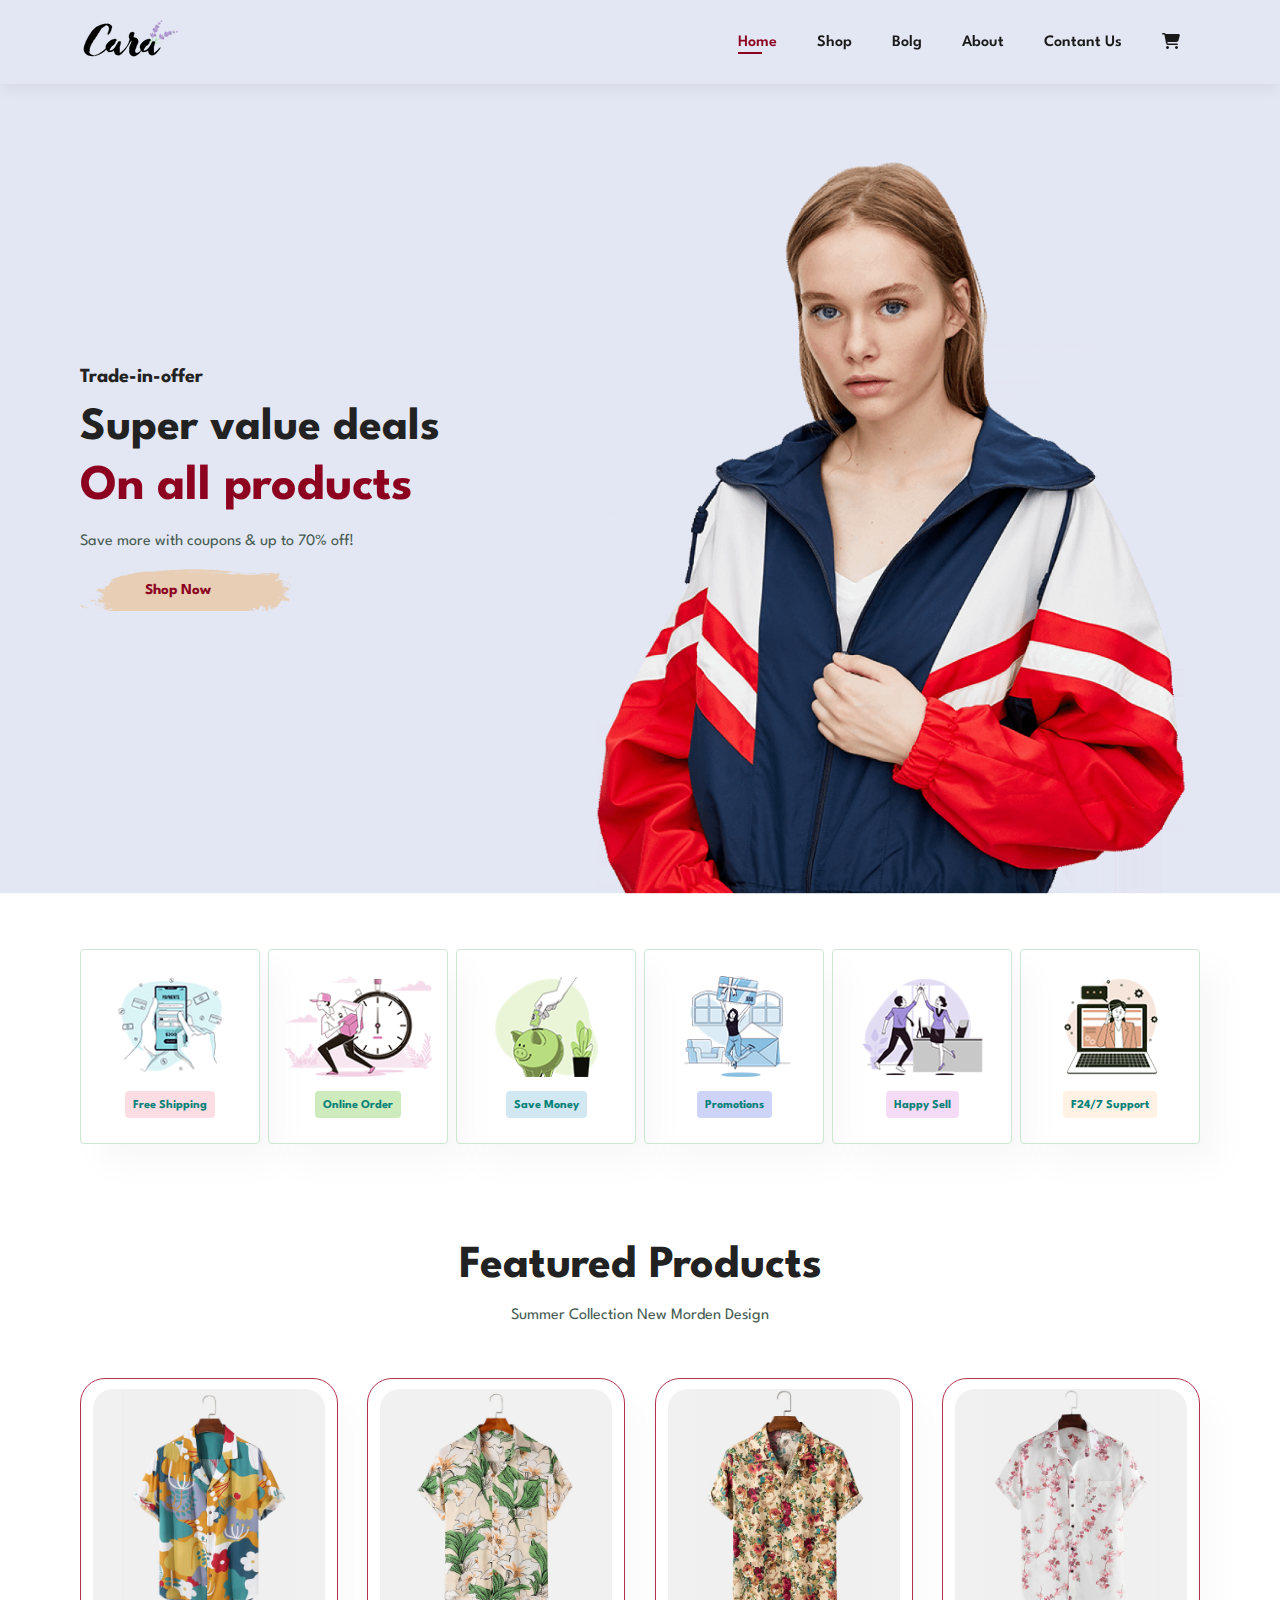
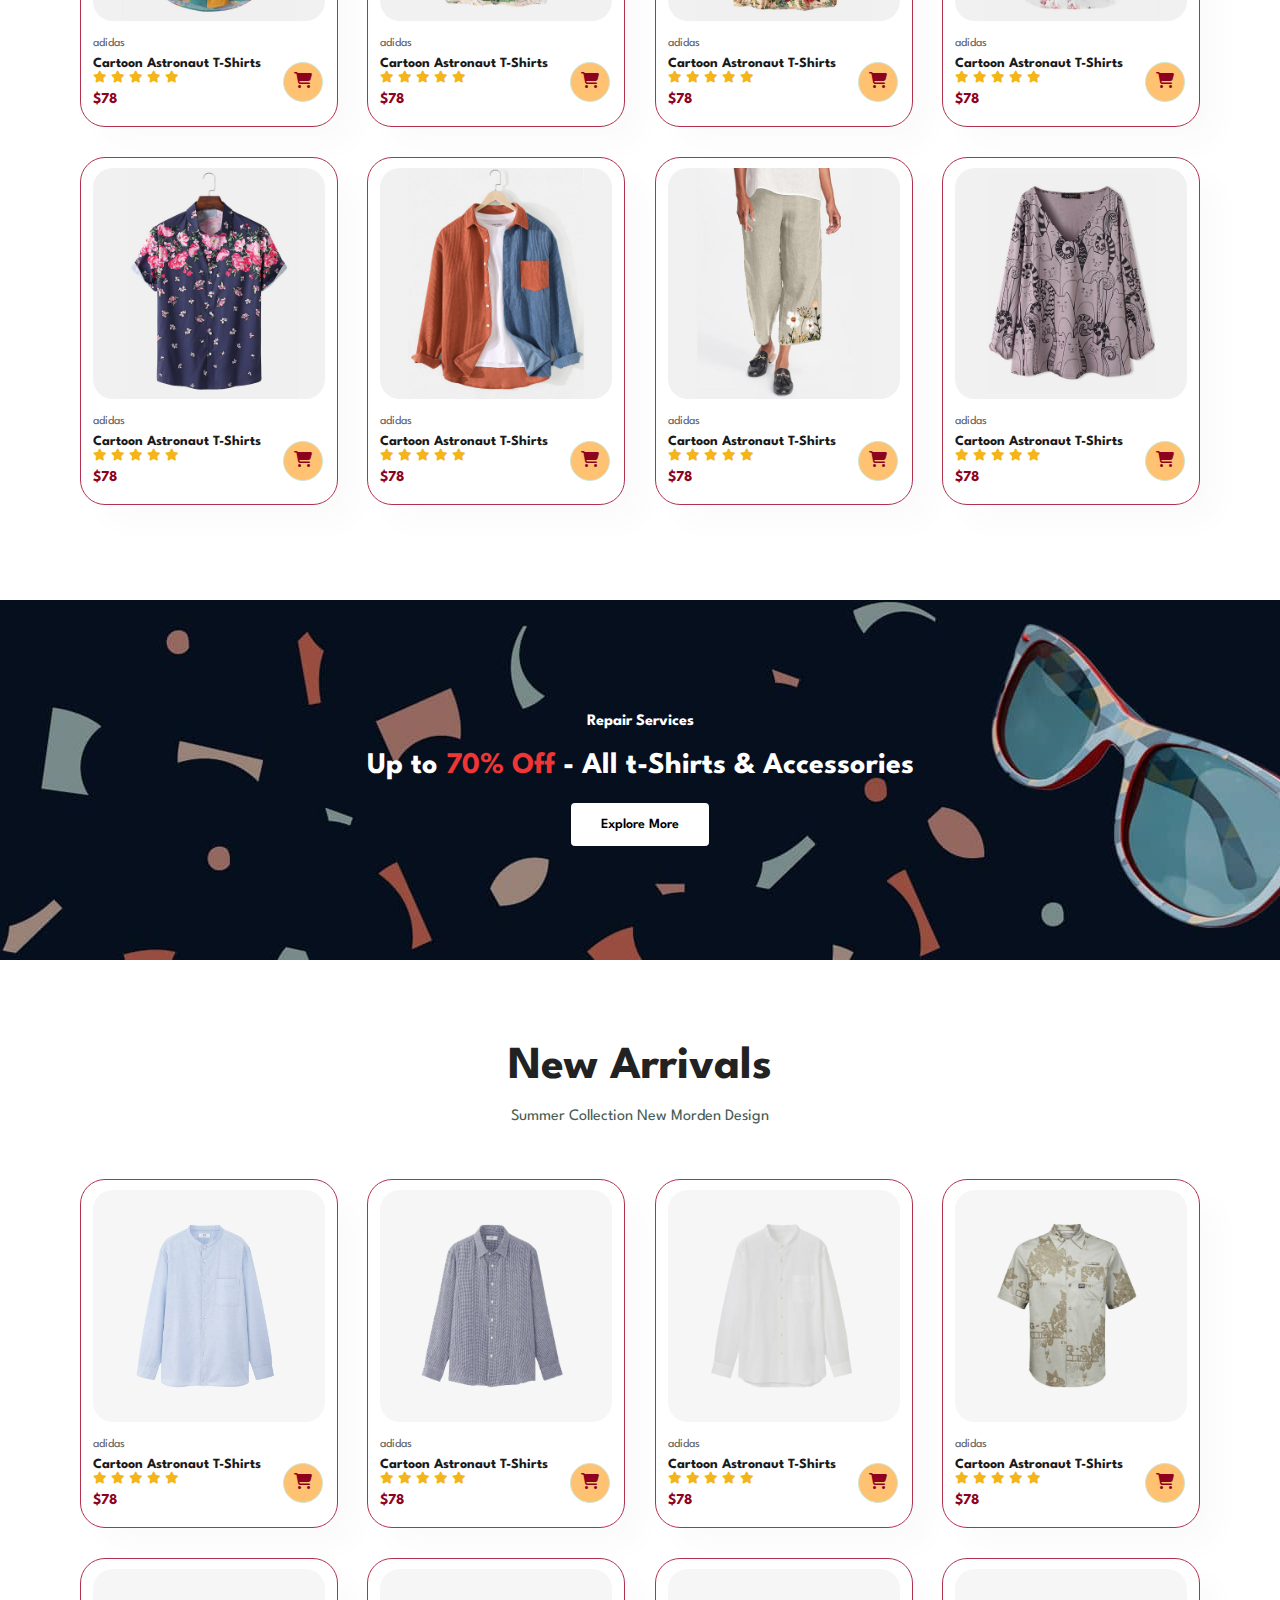
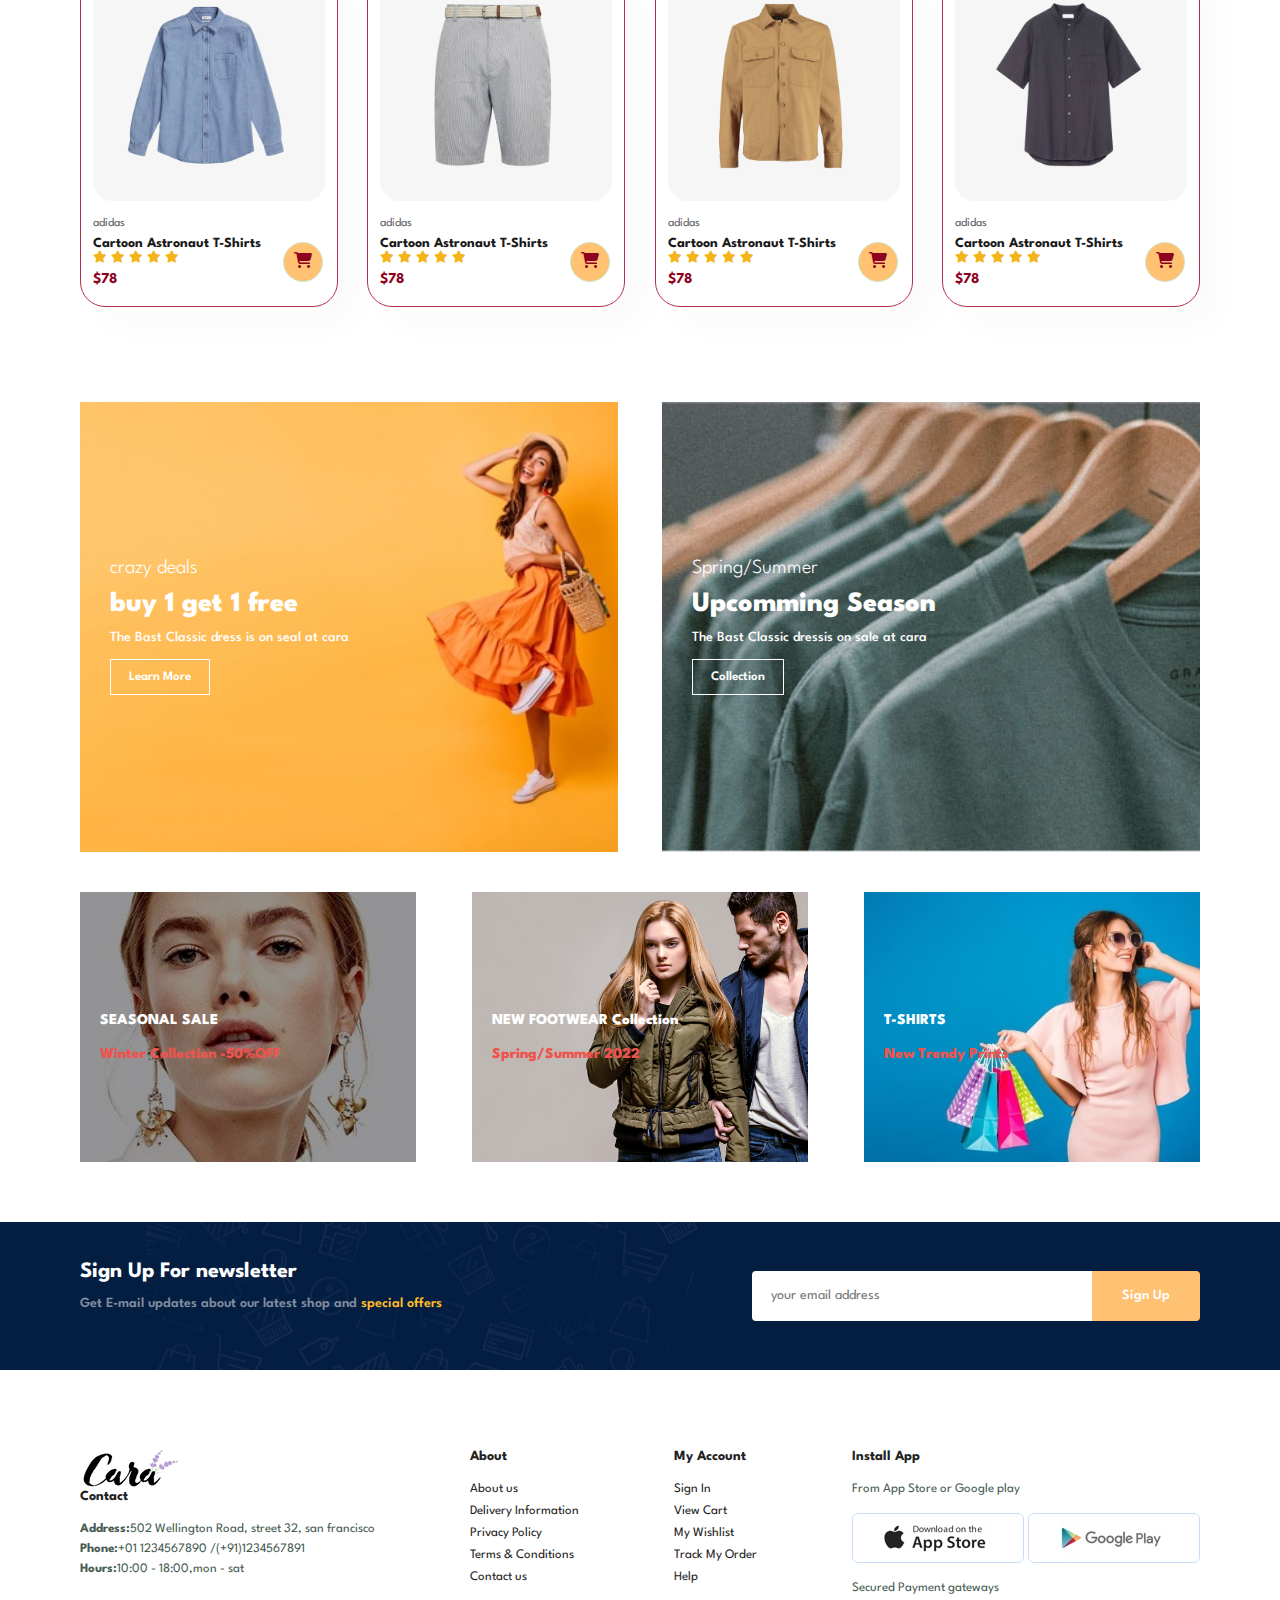
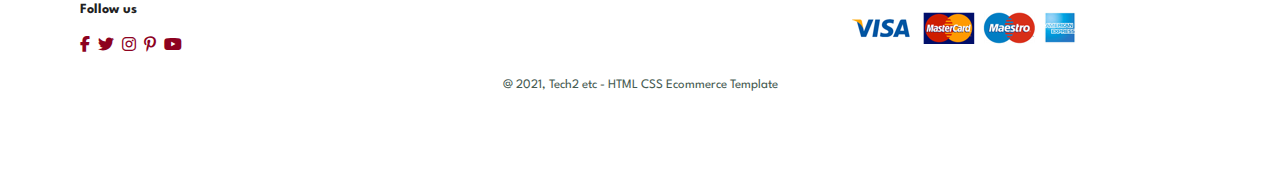
<file: index.html>
<!DOCTYPE html>
<html lang="en">
  <head>
    <meta charset="UTF-8" />
    <meta http-equiv="X-UA-Compatible" content="IE-edge" />
    <meta name="viewport" content="width-device-width,initial-scale=1.0" />
    <title>Tech2etc Ecommerce Tutorial</title>
    <link
      rel="stylesheet"
      href="https://use.fontawesome.com/releases/v5.15.4/css/all.css"
    />
    <link rel="stylesheet" href="style.css" />
    <link
      rel="stylesheet"
      href="https://cdnjs.cloudflare.com/ajax/libs/font-awesome/6.2.0/css/all.min.css"
    />
  </head>
  <body>
    <section id="header">
      <a href="#"><img src="img/logo.png" /></a>
      <div>
        <ul id="navbar">
          <li><a class="active" href="index.html">Home</a></li>
          <li><a href="shop.html">Shop</a></li>
          <li><a href="blog.html">Bolg</a></li>
          <li><a href="about.html">About</a></li>
          <li><a href="contact.html">Contant Us</a></li>
          <li id="lg-bag">
            <a href="cart.htm"
              ><i class="fa fa-shopping-cart" aria-hidden="true"></i
            ></a>
          </li>
          <a href="#" id="close"><i class="fa-solid fa-xmark"></i></a>
        </ul>
      </div>
      <div id="mobile">
        <a href="cart.html"><i class="fa fa-shopping-cart"></i></a>
        <i id="bar" class="fas fa-outdent"></i>
      </div>
    </section>
    <section id="hero">
      <h4>Trade-in-offer</h4>
      <h2>Super value deals</h2>
      <h1>On all products</h1>
      <p>Save more with coupons & up to 70% off!</p>
      <button>Shop Now</button>
    </section>
    <section id="feature" class="section-p1">
      <div class="fe-box">
        <img src="img/features/f1.png" />
        <h6>Free Shipping</h6>
      </div>
      <div class="fe-box">
        <img src="img/features/f2.png" />
        <h6>Online Order</h6>
      </div>
      <div class="fe-box">
        <img src="img/features/f3.png" />
        <h6>Save Money</h6>
      </div>
      <div class="fe-box">
        <img src="img/features/f4.png" />
        <h6>Promotions</h6>
      </div>
      <div class="fe-box">
        <img src="img/features/f5.png" />
        <h6>Happy Sell</h6>
      </div>
      <div class="fe-box">
        <img src="img/features/f6.png" />
        <h6>F24/7 Support</h6>
      </div>
    </section>
    <section id="product1" class="section-p1">
      <h2>Featured Products</h2>
      <p>Summer Collection New Morden Design</p>
      <div class="pro-container">
        <div class="pro">
          <img src="img/products/f1.jpg" />
          <div class="des">
            <span>adidas</span>
            <h5>Cartoon Astronaut T-Shirts</h5>
            <div class="star">
              <i class="fas fa-star"></i>
              <i class="fas fa-star"></i>
              <i class="fas fa-star"></i>
              <i class="fas fa-star"></i>
              <i class="fas fa-star"></i>
            </div>
            <h4>$78</h4>
          </div>
          <p class="cart">
            <a href="#"></a>
            <i class="fas fa-shopping-cart"></i>
          </p>
        </div>
        <div class="pro">
          <img src="img/products/f2.jpg" />
          <div class="des">
            <span>adidas</span>
            <h5>Cartoon Astronaut T-Shirts</h5>
            <div class="star">
              <i class="fas fa-star"></i>
              <i class="fas fa-star"></i>
              <i class="fas fa-star"></i>
              <i class="fas fa-star"></i>
              <i class="fas fa-star"></i>
            </div>
            <h4>$78</h4>
          </div>
          <p class="cart">
            <a href="#"></a>
            <i class="fas fa-shopping-cart"></i>
          </p>
        </div>
        <div class="pro">
          <img src="img/products/f3.jpg" />
          <div class="des">
            <span>adidas</span>
            <h5>Cartoon Astronaut T-Shirts</h5>
            <div class="star">
              <i class="fas fa-star"></i>
              <i class="fas fa-star"></i>
              <i class="fas fa-star"></i>
              <i class="fas fa-star"></i>
              <i class="fas fa-star"></i>
            </div>
            <h4>$78</h4>
          </div>
          <p class="cart">
            <a href="#"></a>
            <i class="fas fa-shopping-cart"></i>
          </p>
        </div>
        <div class="pro">
          <img src="img/products/f4.jpg" />
          <div class="des">
            <span>adidas</span>
            <h5>Cartoon Astronaut T-Shirts</h5>
            <div class="star">
              <i class="fas fa-star"></i>
              <i class="fas fa-star"></i>
              <i class="fas fa-star"></i>
              <i class="fas fa-star"></i>
              <i class="fas fa-star"></i>
            </div>
            <h4>$78</h4>
          </div>
          <p class="cart">
            <a href="#"></a>
            <i class="fas fa-shopping-cart"></i>
          </p>
        </div>
        <div class="pro">
          <img src="img/products/f5.jpg" />
          <div class="des">
            <span>adidas</span>
            <h5>Cartoon Astronaut T-Shirts</h5>
            <div class="star">
              <i class="fas fa-star"></i>
              <i class="fas fa-star"></i>
              <i class="fas fa-star"></i>
              <i class="fas fa-star"></i>
              <i class="fas fa-star"></i>
            </div>
            <h4>$78</h4>
          </div>
          <p class="cart">
            <a href="#"></a>
            <i class="fas fa-shopping-cart"></i>
          </p>
        </div>
        <div class="pro">
          <img src="img/products/f6.jpg" />
          <div class="des">
            <span>adidas</span>
            <h5>Cartoon Astronaut T-Shirts</h5>
            <div class="star">
              <i class="fas fa-star"></i>
              <i class="fas fa-star"></i>
              <i class="fas fa-star"></i>
              <i class="fas fa-star"></i>
              <i class="fas fa-star"></i>
            </div>
            <h4>$78</h4>
          </div>
          <p class="cart">
            <a href="#"></a>
            <i class="fas fa-shopping-cart"></i>
          </p>
        </div>
        <div class="pro">
          <img src="img/products/f7.jpg" />
          <div class="des">
            <span>adidas</span>
            <h5>Cartoon Astronaut T-Shirts</h5>
            <div class="star">
              <i class="fas fa-star"></i>
              <i class="fas fa-star"></i>
              <i class="fas fa-star"></i>
              <i class="fas fa-star"></i>
              <i class="fas fa-star"></i>
            </div>
            <h4>$78</h4>
          </div>
          <p class="cart">
            <a href="#"></a>
            <i class="fas fa-shopping-cart"></i>
          </p>
        </div>
        <div class="pro">
          <img src="img/products/f8.jpg" />
          <div class="des">
            <span>adidas</span>
            <h5>Cartoon Astronaut T-Shirts</h5>
            <div class="star">
              <i class="fas fa-star"></i>
              <i class="fas fa-star"></i>
              <i class="fas fa-star"></i>
              <i class="fas fa-star"></i>
              <i class="fas fa-star"></i>
            </div>
            <h4>$78</h4>
          </div>
          <p class="cart">
            <a href="#"></a>
            <i class="fas fa-shopping-cart"></i>
          </p>
        </div>
      </div>
    </section>
    <section id="banner" class="section-m1">
      <h4>Repair Services</h4>
      <h2>Up to <span>70% Off</span> - All t-Shirts & Accessories</h2>
      <button class="normal">Explore More</button>
    </section>
    <section id="product1" class="section-p1">
      <h2>New Arrivals</h2>
      <p>Summer Collection New Morden Design</p>
      <div class="pro-container">
        <div class="pro" onclick="window.location.hreh='sproduct.html';">
          <img src="img/products/n1.jpg" />
          <div class="des">
            <span>adidas</span>
            <h5>Cartoon Astronaut T-Shirts</h5>
            <div class="star">
              <i class="fas fa-star"></i>
              <i class="fas fa-star"></i>
              <i class="fas fa-star"></i>
              <i class="fas fa-star"></i>
              <i class="fas fa-star"></i>
            </div>
            <h4>$78</h4>
          </div>
          <p class="cart">
            <a href="#"></a>
            <i class="fas fa-shopping-cart"></i>
          </p>
        </div>
        <div class="pro">
          <img src="img/products/n2.jpg" />
          <div class="des">
            <span>adidas</span>
            <h5>Cartoon Astronaut T-Shirts</h5>
            <div class="star">
              <i class="fas fa-star"></i>
              <i class="fas fa-star"></i>
              <i class="fas fa-star"></i>
              <i class="fas fa-star"></i>
              <i class="fas fa-star"></i>
            </div>
            <h4>$78</h4>
          </div>
          <p class="cart">
            <a href="#"></a>
            <i class="fas fa-shopping-cart"></i>
          </p>
        </div>
        <div class="pro">
          <img src="img/products/n3.jpg" />
          <div class="des">
            <span>adidas</span>
            <h5>Cartoon Astronaut T-Shirts</h5>
            <div class="star">
              <i class="fas fa-star"></i>
              <i class="fas fa-star"></i>
              <i class="fas fa-star"></i>
              <i class="fas fa-star"></i>
              <i class="fas fa-star"></i>
            </div>
            <h4>$78</h4>
          </div>
          <p class="cart">
            <a href="#"></a>
            <i class="fas fa-shopping-cart"></i>
          </p>
        </div>
        <div class="pro">
          <img src="img/products/n4.jpg" />
          <div class="des">
            <span>adidas</span>
            <h5>Cartoon Astronaut T-Shirts</h5>
            <div class="star">
              <i class="fas fa-star"></i>
              <i class="fas fa-star"></i>
              <i class="fas fa-star"></i>
              <i class="fas fa-star"></i>
              <i class="fas fa-star"></i>
            </div>
            <h4>$78</h4>
          </div>
          <p class="cart">
            <a href="#"></a>
            <i class="fas fa-shopping-cart"></i>
          </p>
        </div>
        <div class="pro">
          <img src="img/products/n5.jpg" />
          <div class="des">
            <span>adidas</span>
            <h5>Cartoon Astronaut T-Shirts</h5>
            <div class="star">
              <i class="fas fa-star"></i>
              <i class="fas fa-star"></i>
              <i class="fas fa-star"></i>
              <i class="fas fa-star"></i>
              <i class="fas fa-star"></i>
            </div>
            <h4>$78</h4>
          </div>
          <p class="cart">
            <a href="#"></a>
            <i class="fas fa-shopping-cart"></i>
          </p>
        </div>
        <div class="pro">
          <img src="img/products/n6.jpg" />
          <div class="des">
            <span>adidas</span>
            <h5>Cartoon Astronaut T-Shirts</h5>
            <div class="star">
              <i class="fas fa-star"></i>
              <i class="fas fa-star"></i>
              <i class="fas fa-star"></i>
              <i class="fas fa-star"></i>
              <i class="fas fa-star"></i>
            </div>
            <h4>$78</h4>
          </div>
          <p class="cart">
            <a href="#"></a>
            <i class="fas fa-shopping-cart"></i>
          </p>
        </div>
        <div class="pro">
          <img src="img/products/n7.jpg" />
          <div class="des">
            <span>adidas</span>
            <h5>Cartoon Astronaut T-Shirts</h5>
            <div class="star">
              <i class="fas fa-star"></i>
              <i class="fas fa-star"></i>
              <i class="fas fa-star"></i>
              <i class="fas fa-star"></i>
              <i class="fas fa-star"></i>
            </div>
            <h4>$78</h4>
          </div>
          <p class="cart">
            <a href="#"></a>
            <i class="fas fa-shopping-cart"></i>
          </p>
        </div>
        <div class="pro">
          <img src="img/products/n8.jpg" />
          <div class="des">
            <span>adidas</span>
            <h5>Cartoon Astronaut T-Shirts</h5>
            <div class="star">
              <i class="fas fa-star"></i>
              <i class="fas fa-star"></i>
              <i class="fas fa-star"></i>
              <i class="fas fa-star"></i>
              <i class="fas fa-star"></i>
            </div>
            <h4>$78</h4>
          </div>
          <p class="cart">
            <a href="#"></a>
            <i class="fas fa-shopping-cart"></i>
          </p>
        </div>
      </div>
    </section>
    <section id="sm-banner" class="section-p1">
      <div class="banner-box">
        <h4>crazy deals</h4>
        <h2>buy 1 get 1 free</h2>
        <span>The Bast Classic dress is on seal at cara</span>
        <button class="white">Learn More</button>
      </div>
      <div class="banner-box banner-box2">
        <h4>Spring/Summer</h4>
        <h2>Upcomming Season</h2>
        <span>The Bast Classic dressis on sale at cara</span>
        <button class="white">Collection</button>
      </div>
    </section>
    <section id="banner3">
      <div class="banner-box">
        <h2>SEASONAL SALE</h2>
        <h3>Winter Collection -50%OFF</h3>
      </div>
      <div class="banner-box banner-box2">
        <h2>NEW FOOTWEAR Collection</h2>
        <h3>Spring/Summer 2022</h3>
      </div>
      <div class="banner-box banner-box3">
        <h2>T-SHIRTS</h2>
        <h3>New Trendy Prints</h3>
      </div>
    </section>
    <section id="newsletter" class="section-p1 section-m1">
      <div class="newstext">
        <h4>Sign Up For newsletter</h4>
        <p>
          Get E-mail updates about our latest shop and
          <span>special offers</span>
        </p>
      </div>
      <div class="form">
        <input type="text" placeholder="your email address" />
        <button class="normal">Sign Up</button>
      </div>
    </section>
    <footer class="section-p1">
      <div class="col">
        <img class="logo" src="img/logo.png" />
        <h4>Contact</h4>
        <p>
          <strong>Address:</strong>502 Wellington Road, street 32, san francisco
        </p>
        <p><strong>Phone:</strong>+01 1234567890 /(+91)1234567891</p>
        <p><strong>Hours:</strong>10:00 - 18:00,mon - sat</p>
        <div class="follow">
          <h4>Follow us</h4>
          <div class="icon">
            <i class="fab fa-facebook-f"></i>
            <i class="fab fa-twitter"></i>
            <i class="fab fa-instagram"></i>
            <i class="fab fa-pinterest-p"></i>
            <i class="fab fa-youtube"></i>
          </div>
        </div>
      </div>
      <div class="col">
        <h4>About</h4>
        <a href="#">About us </a>
        <a href="#">Delivery Information</a>
        <a href="#">Privacy Policy </a>
        <a href="#">Terms & Conditions</a>
        <a href="#">Contact us </a>
      </div>
      <div class="col">
        <h4>My Account</h4>
        <a href="#">Sign In </a>
        <a href="#">View Cart</a>
        <a href="#">My Wishlist </a>
        <a href="#">Track My Order</a>
        <a href="#">Help</a>
      </div>
      <div class="col install">
        <h4>Install App</h4>
        <p>From App Store or Google play</p>
        <div class="row">
          <img src="img/pay/app.jpg" />
          <img src="img/pay/play.jpg" />
        </div>
        <p>Secured Payment gateways</p>
        <img src="img/pay/pay.png" />
      </div>

      <div class="copyright">
        <p>@ 2021, Tech2 etc - HTML CSS Ecommerce Template</p>
      </div>
    </footer>

    <script src="script.js"></script>
  </body>
</html>
</file>
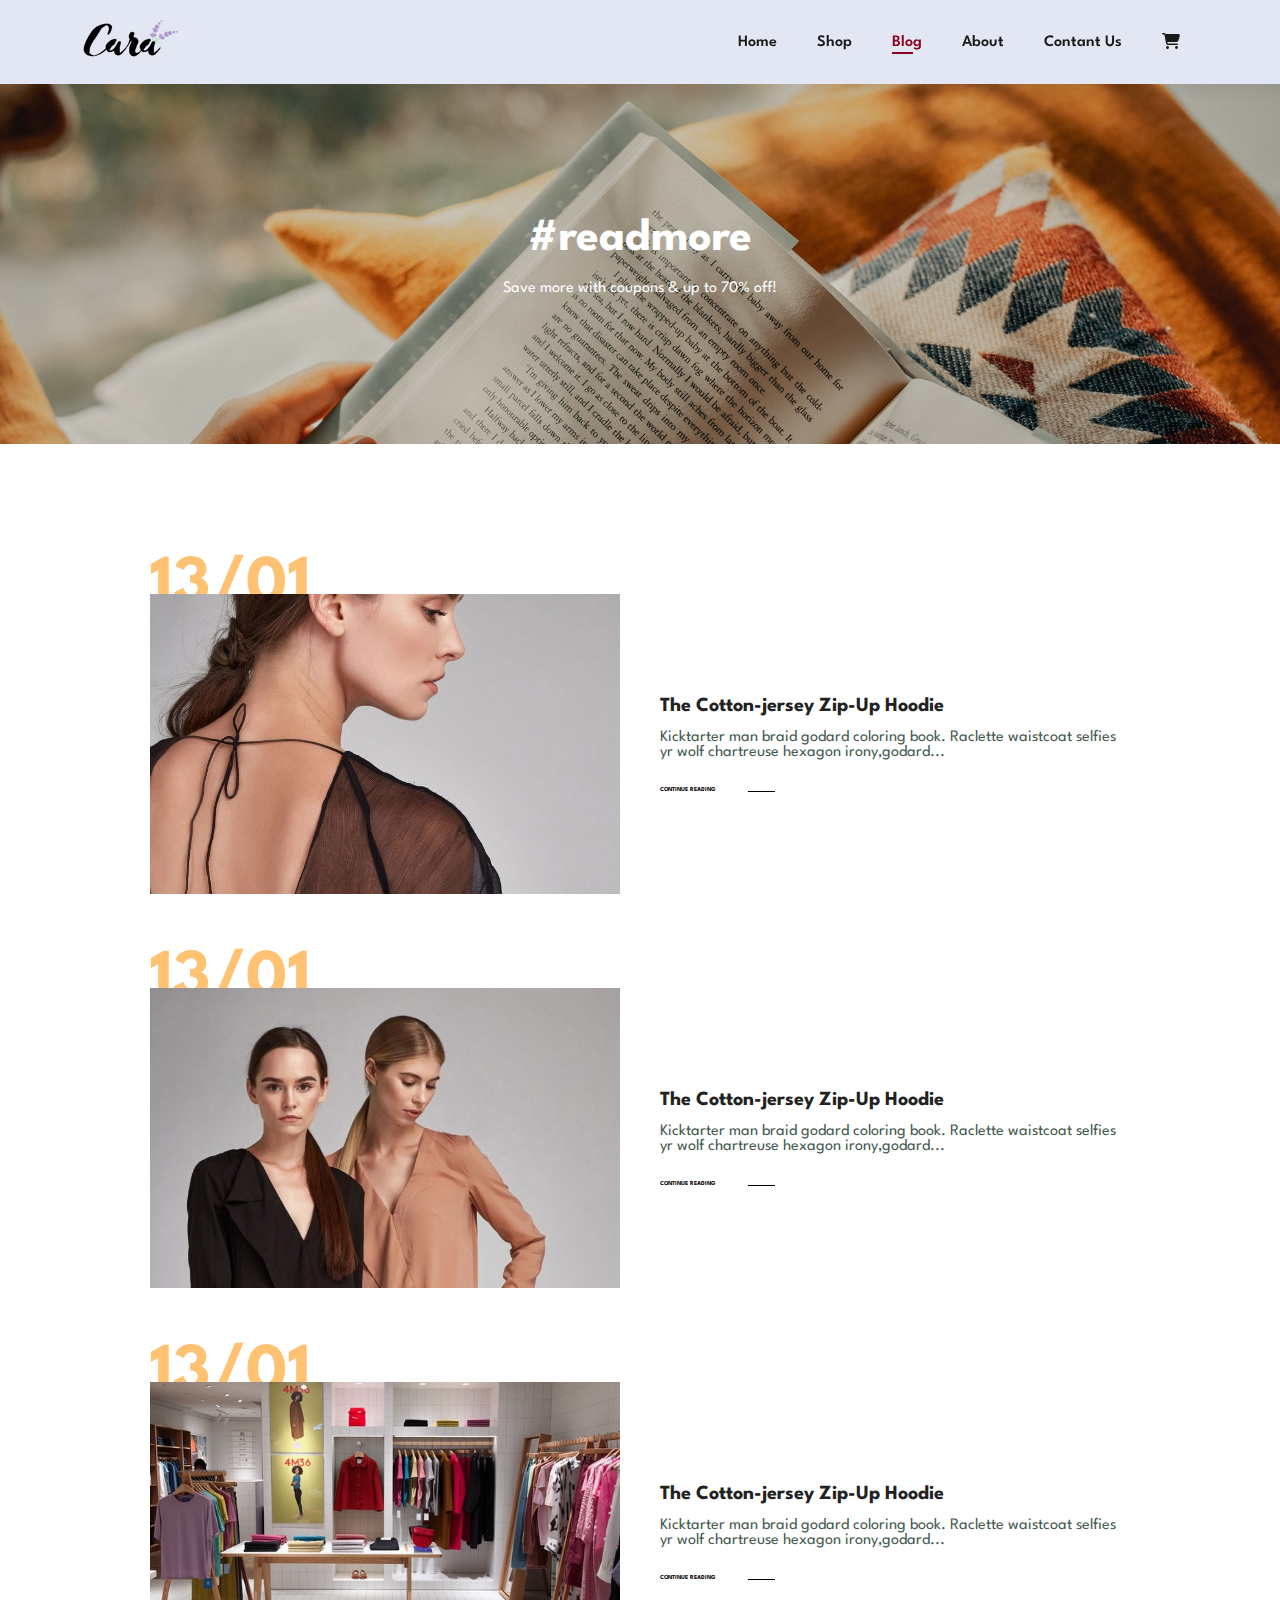
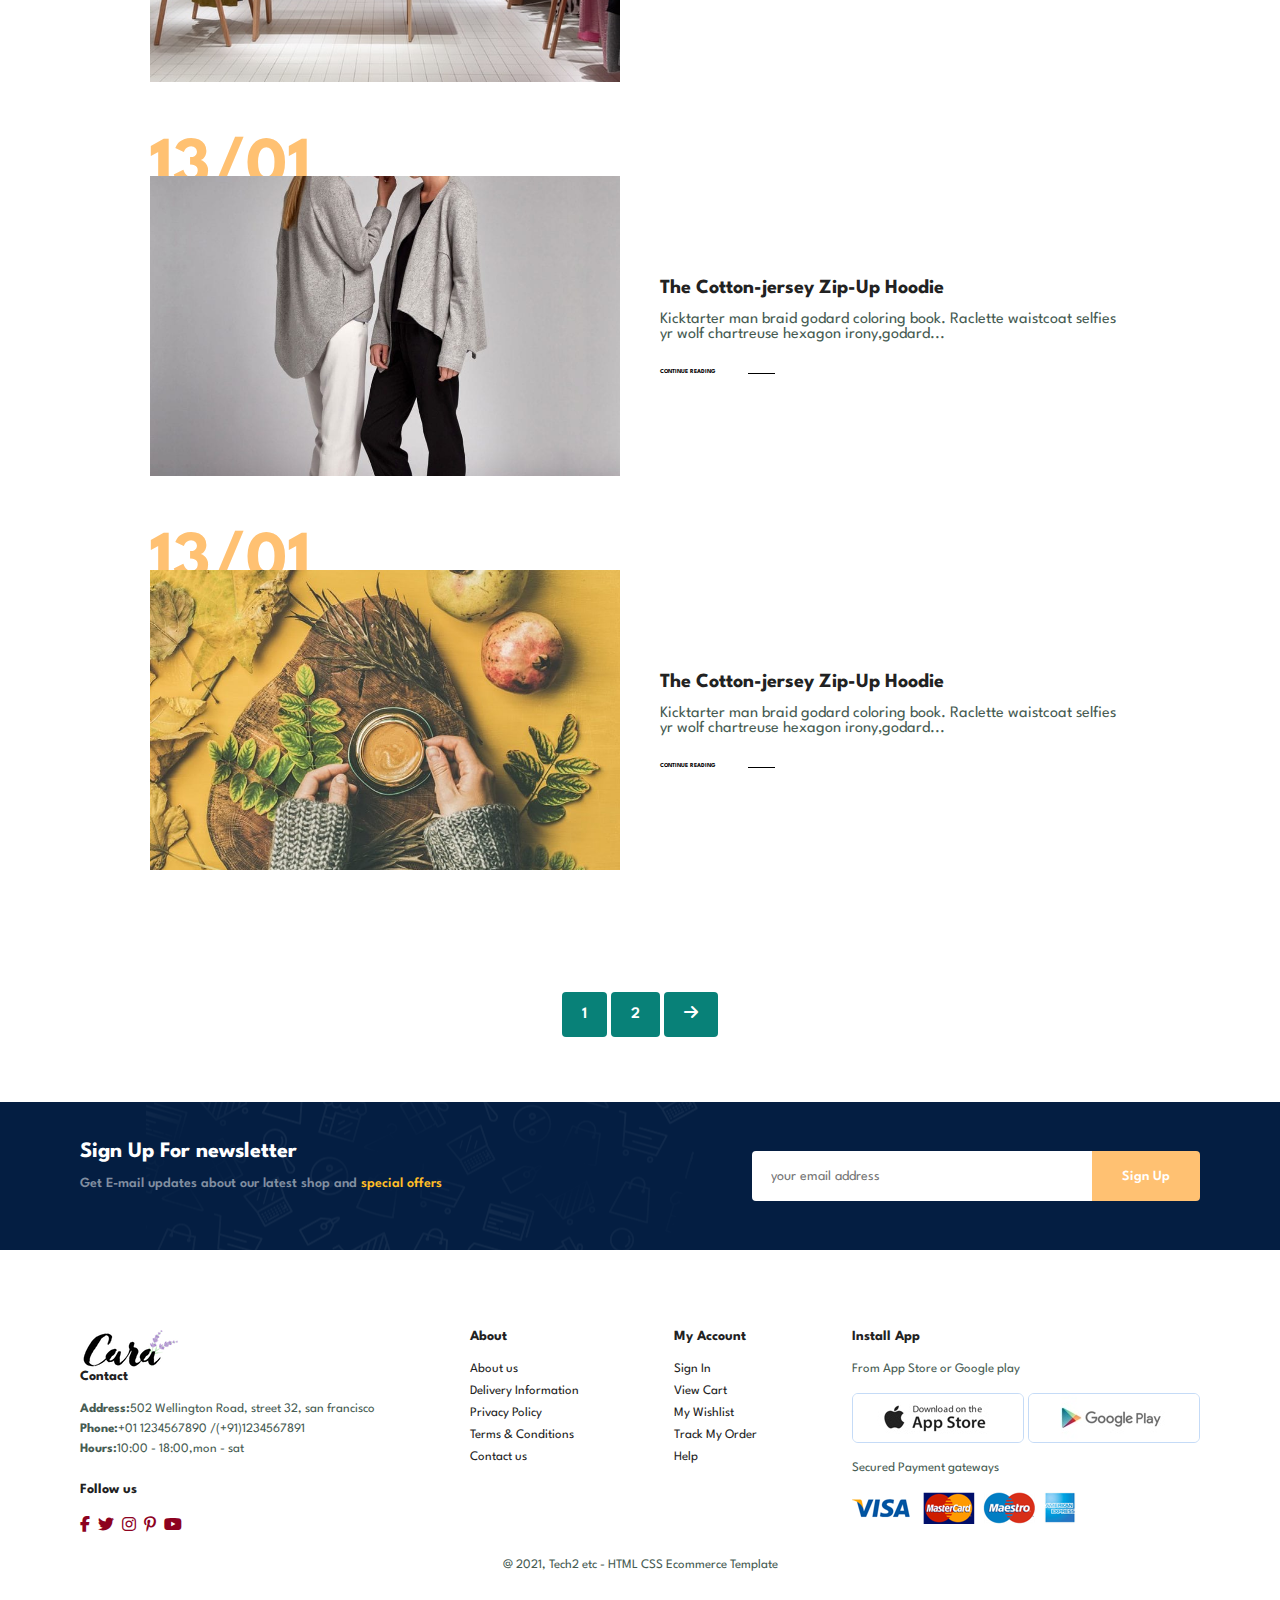
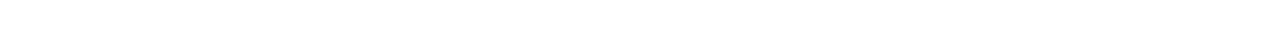
<file: blog.html>
<!DOCTYPE html>
<html lang="en">
  <head>
    <meta charset="UTF-8" />
    <meta http-equiv="X-UA-Compatible" content="IE-edge" />
    <meta name="viewport" content="width-device-width,initial-scale=1.0" />
    <title>Tech2etc Ecommerce Tutorial</title>
    <link
      rel="stylesheet"
      href="https://use.fontawesome.com/releases/v5.15.4/css/all.css"
    />
    <link rel="stylesheet" href="style.css" />
    <link
      rel="stylesheet"
      href="https://cdnjs.cloudflare.com/ajax/libs/font-awesome/6.2.0/css/all.min.css"
    />
  </head>
  <body>
    <section id="header">
      <a href="#"><img src="img/logo.png" /></a>
      <div>
        <ul id="navbar">
          <li><a href="index.html">Home</a></li>
          <li><a href="shop.html">Shop</a></li>
          <li><a class="active" href="blog.html">Blog</a></li>
          <li><a href="about.html">About</a></li>
          <li><a href="contant.html">Contant Us</a></li>
          <li id="lg-bag">
            <a href="cart.html"
              ><i class="fa fa-shopping-cart" aria-hidden="true"></i
            ></a>
          </li>
          <a href="#" id="close"><i class="fa-solid fa-xmark"></i></a>
        </ul>
      </div>
      <div id="mobile">
        <a href="cart.html"
          ><i class="fa fa-shopping-cart" aria-hidden="true"></i
        ></a>
        <i id="bar" class="fas fa-outdent"></i>
      </div>
    </section>
    <section id="page-header" class="blog-header">
      <h2>#readmore</h2>
      <p>Save more with coupons & up to 70% off!</p>
    </section>

    <section id="blog">
      <div class="blog-box">
        <div class="blog-img">
          <img src="img/blog/b1.jpg" alt="" />
        </div>
        <div class="blog-details">
          <h4>The Cotton-jersey Zip-Up Hoodie</h4>
          <p>
            Kicktarter man braid godard coloring book. Raclette waistcoat
            selfies yr wolf chartreuse hexagon irony,godard...
          </p>
          <a href="#">CONTINUE READING</a>
        </div>
        <h1>13/01</h1>
      </div>
      <div class="blog-box">
        <div class="blog-img">
          <img src="img/blog/b2.jpg" alt="" />
        </div>
        <div class="blog-details">
          <h4>The Cotton-jersey Zip-Up Hoodie</h4>
          <p>
            Kicktarter man braid godard coloring book. Raclette waistcoat
            selfies yr wolf chartreuse hexagon irony,godard...
          </p>
          <a href="#">CONTINUE READING</a>
        </div>
        <h1>13/01</h1>
      </div>
      <div class="blog-box">
        <div class="blog-img">
          <img src="img/blog/b3.jpg" alt="" />
        </div>
        <div class="blog-details">
          <h4>The Cotton-jersey Zip-Up Hoodie</h4>
          <p>
            Kicktarter man braid godard coloring book. Raclette waistcoat
            selfies yr wolf chartreuse hexagon irony,godard...
          </p>
          <a href="#">CONTINUE READING</a>
        </div>
        <h1>13/01</h1>
      </div>
      <div class="blog-box">
        <div class="blog-img">
          <img src="img/blog/b4.jpg" alt="" />
        </div>
        <div class="blog-details">
          <h4>The Cotton-jersey Zip-Up Hoodie</h4>
          <p>
            Kicktarter man braid godard coloring book. Raclette waistcoat
            selfies yr wolf chartreuse hexagon irony,godard...
          </p>
          <a href="#">CONTINUE READING</a>
        </div>
        <h1>13/01</h1>
      </div>
      <div class="blog-box">
        <div class="blog-img">
          <img src="img/blog/b6.jpg" alt="" />
        </div>
        <div class="blog-details">
          <h4>The Cotton-jersey Zip-Up Hoodie</h4>
          <p>
            Kicktarter man braid godard coloring book. Raclette waistcoat
            selfies yr wolf chartreuse hexagon irony,godard...
          </p>
          <a href="#">CONTINUE READING</a>
        </div>
        <h1>13/01</h1>
      </div>
    </section>
    <section id="pagination" class="section-p1">
      <a href="#">1</a>
      <a href="#">2</a>
      <a href="#"><i class="fa-solid fa-arrow-right"></i></a>
    </section>
    <section id="newsletter" class="section-p1 section-m1">
      <div class="newstext">
        <h4>Sign Up For newsletter</h4>
        <p>
          Get E-mail updates about our latest shop and
          <span>special offers</span>
        </p>
      </div>
      <div class="form">
        <input type="text" placeholder="your email address" />
        <button class="normal">Sign Up</button>
      </div>
    </section>
    <footer class="section-p1">
      <div class="col">
        <img class="logo" src="img/logo.png" />
        <h4>Contact</h4>
        <p>
          <strong>Address:</strong>502 Wellington Road, street 32, san francisco
        </p>
        <p><strong>Phone:</strong>+01 1234567890 /(+91)1234567891</p>
        <p><strong>Hours:</strong>10:00 - 18:00,mon - sat</p>
        <div class="follow">
          <h4>Follow us</h4>
          <div class="icon">
            <i class="fab fa-facebook-f"></i>
            <i class="fab fa-twitter"></i>
            <i class="fab fa-instagram"></i>
            <i class="fab fa-pinterest-p"></i>
            <i class="fab fa-youtube"></i>
          </div>
        </div>
      </div>
      <div class="col">
        <h4>About</h4>
        <a href="#">About us </a>
        <a href="#">Delivery Information</a>
        <a href="#">Privacy Policy </a>
        <a href="#">Terms & Conditions</a>
        <a href="#">Contact us </a>
      </div>
      <div class="col">
        <h4>My Account</h4>
        <a href="#">Sign In </a>
        <a href="#">View Cart</a>
        <a href="#">My Wishlist </a>
        <a href="#">Track My Order</a>
        <a href="#">Help</a>
      </div>
      <div class="col install">
        <h4>Install App</h4>
        <p>From App Store or Google play</p>
        <div class="row">
          <img src="img/pay/app.jpg" />
          <img src="img/pay/play.jpg" />
        </div>
        <p>Secured Payment gateways</p>
        <img src="img/pay/pay.png" />
      </div>

      <div class="copyright">
        <p>@ 2021, Tech2 etc - HTML CSS Ecommerce Template</p>
      </div>
    </footer>

    <script src="script.js"></script>
  </body>
</html>
</file>
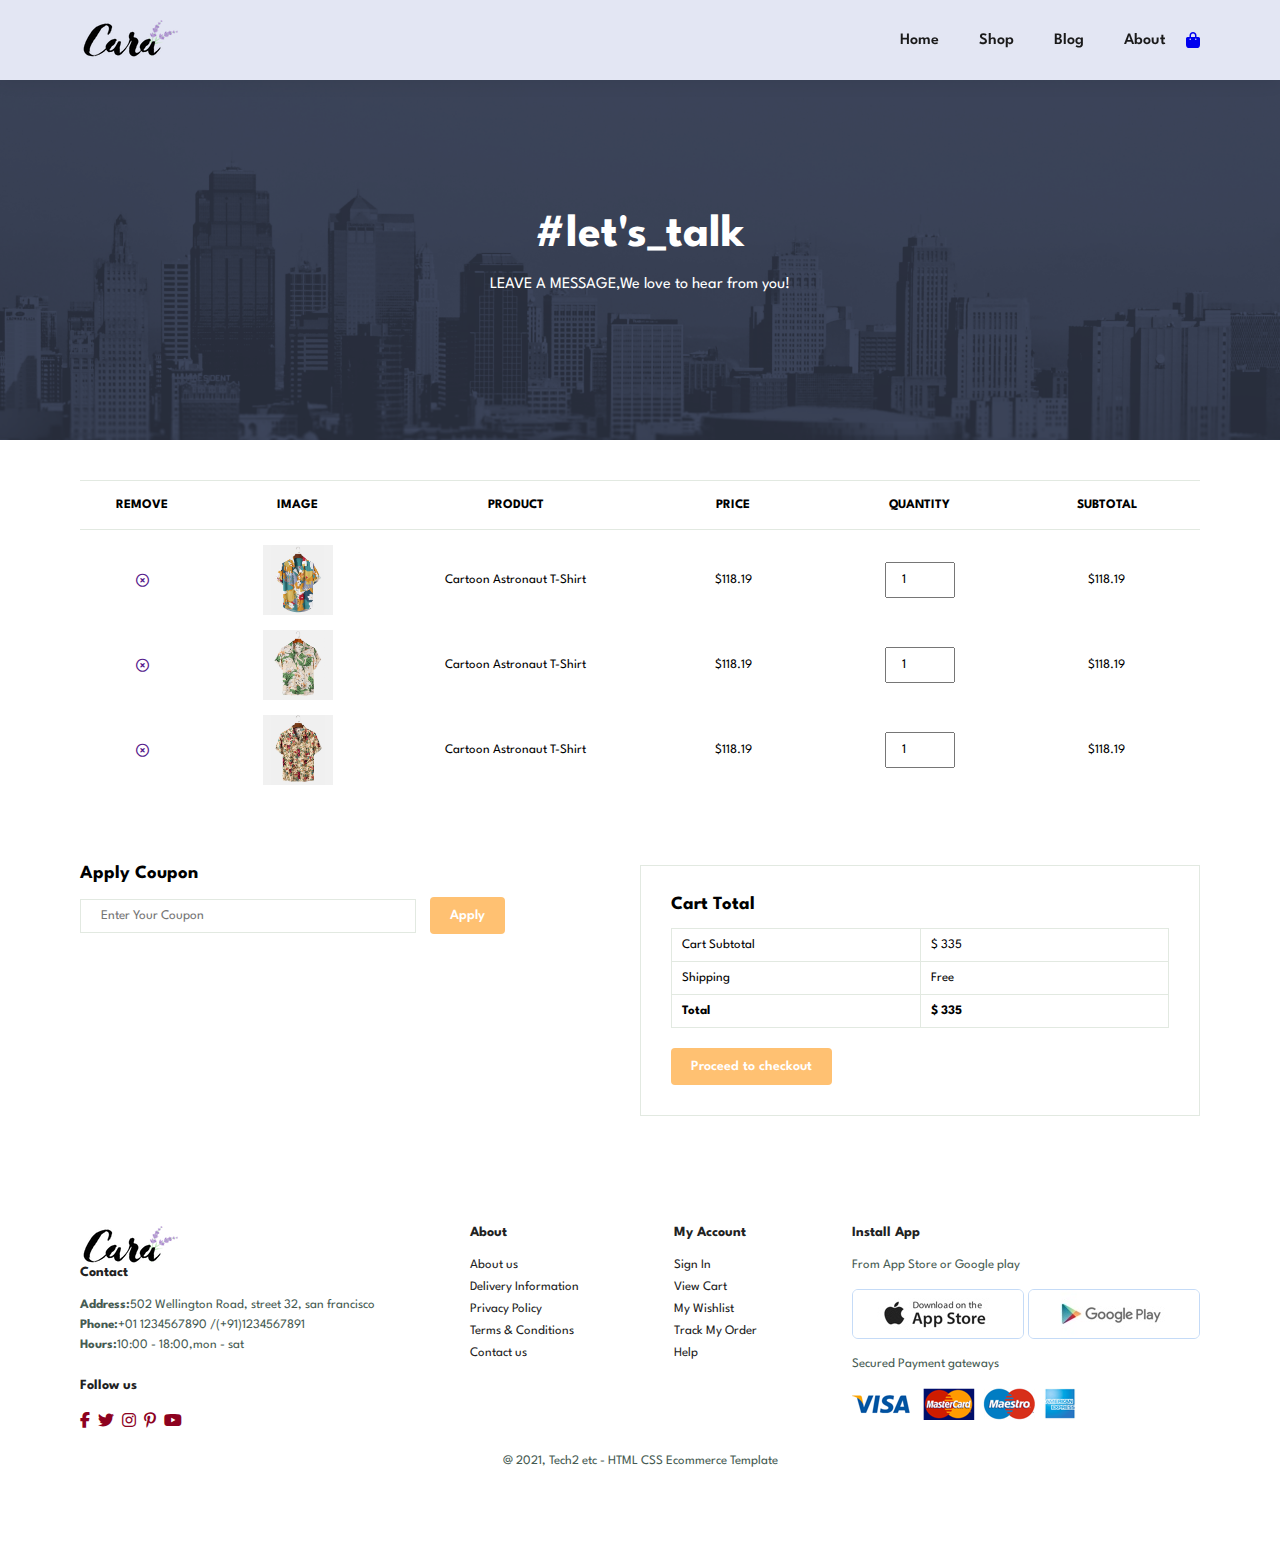
<file: cart.html>
<!DOCTYPE htmll>
<html lang="en">
  <head>
    <meta charset="UTF-8" />
    <meta http-equiv="X-UA-Compatible" content="IE-edge" />
    <meta name="viewport" content="width-device-width,initial-scale=1.0" />
    <title>Tech2etc Ecommerce Tutorial</title>
    <link
      rel="stylesheet"
      href="https://use.fontawesome.com/releases/v5.15.4/css/all.css"
    />
    <link rel="stylesheet" href="style.css" />
    <link
      rel="stylesheet"
      href="https://cdnjs.cloudflare.com/ajax/libs/font-awesome/6.2.0/css/all.min.css"
    />
    <!-- <link rel="stylesheet" href="https://cdnjs.cloudflare.com/ajax/libs/font-awesome/6.2.0/css/all.min.css" /> -->
  </head>

  <body>
    <section id="header">
      <a href="#"><img src="img/logo.png" alt="" /></a>
      <div>
        <ul id="navbar">
          <li><a href="index.html">Home</a></li>
          <li><a href="shop.html">Shop</a></li>
          <li><a href="blog.html">Blog</a></li>
          <li><a href="about.html">About</a></li>
          <a class="active" href="cart.html"
            ><i class="fa-solid fa-bag-shopping"></i
          ></a>
          <!-- <a href="#" id="close"><i class="fa-solid fa-xmark"></i></a> -->
        </ul>
      </div>
      <!-- <div id="mobile"> 
            <a href="cart.htm"><i class="fa fa-shopping-cart"></i></a>
            <i id="bar" class="fa fa-outdent"></i>
        </div>-->
    </section>
    <section id="page-header" class="about-header">
      <h2>#let's_talk</h2>

      <p>LEAVE A MESSAGE,We love to hear from you!</p>
    </section>

    <section id="cart" class="section-p1">
      <table width="100%">
        <thead>
          <tr>
            <td>Remove</td>
            <td>Image</td>
            <td>Product</td>
            <td>Price</td>
            <td>Quantity</td>
            <td>Subtotal</td>
          </tr>
        </thead>
        <tbody>
          <tr>
            <td>
              <a href=""><i class="far fa-times-circle"></i></a>
            </td>
            <td><img src="img/products/f1.jpg" alt="" /></td>
            <td>Cartoon Astronaut T-Shirt</td>
            <td>$118.19</td>
            <td><input type="number" value="1" /></td>
            <td>$118.19</td>
          </tr>
          <tr>
            <td>
              <a href=""><i class="far fa-times-circle"></i></a>
            </td>
            <td><img src="img/products/f2.jpg" alt="" /></td>
            <td>Cartoon Astronaut T-Shirt</td>
            <td>$118.19</td>
            <td><input type="number" value="1" /></td>
            <td>$118.19</td>
          </tr>
          <tr>
            <td>
              <a href=""><i class="far fa-times-circle"></i></a>
            </td>
            <td><img src="img/products/f3.jpg" alt="" /></td>
            <td>Cartoon Astronaut T-Shirt</td>
            <td>$118.19</td>
            <td><input type="number" value="1" /></td>
            <td>$118.19</td>
          </tr>
        </tbody>
      </table>
    </section>

    <section id="cart-add" class="section-p1">
      <div id="coupon">
        <h3>Apply Coupon</h3>
        <div>
          <input type="text" placeholder="Enter Your Coupon" />
          <button class="normal">Apply</button>
        </div>
      </div>
      <div id="subtotal">
        <h3>Cart Total</h3>
        <table>
          <tr>
            <td>Cart Subtotal</td>
            <td>$ 335</td>
          </tr>
          <tr>
            <td>Shipping</td>
            <td>Free</td>
          </tr>
          <tr>
            <td><strong>Total</strong></td>
            <td><strong>$ 335</strong></td>
          </tr>
        </table>
        <button class="normal">Proceed to checkout</button>
      </div>
    </section>

    <footer class="section-p1">
      <div class="col">
        <img class="logo" src="img/logo.png" />
        <h4>Contact</h4>
        <p>
          <strong>Address:</strong>502 Wellington Road, street 32, san francisco
        </p>
        <p><strong>Phone:</strong>+01 1234567890 /(+91)1234567891</p>
        <p><strong>Hours:</strong>10:00 - 18:00,mon - sat</p>
        <div class="follow">
          <h4>Follow us</h4>
          <div class="icon">
            <i class="fab fa-facebook-f"></i>
            <i class="fab fa-twitter"></i>
            <i class="fab fa-instagram"></i>
            <i class="fab fa-pinterest-p"></i>
            <i class="fab fa-youtube"></i>
          </div>
        </div>
      </div>
      <div class="col">
        <h4>About</h4>
        <a href="#">About us </a>
        <a href="#">Delivery Information</a>
        <a href="#">Privacy Policy </a>
        <a href="#">Terms & Conditions</a>
        <a href="#">Contact us </a>
      </div>
      <div class="col">
        <h4>My Account</h4>
        <a href="#">Sign In </a>
        <a href="#">View Cart</a>
        <a href="#">My Wishlist </a>
        <a href="#">Track My Order</a>
        <a href="#">Help</a>
      </div>
      <div class="col install">
        <h4>Install App</h4>
        <p>From App Store or Google play</p>
        <div class="row">
          <img src="img/pay/app.jpg" />
          <img src="img/pay/play.jpg" />
        </div>
        <p>Secured Payment gateways</p>
        <img src="img/pay/pay.png" />
      </div>

      <div class="copyright">
        <p>@ 2021, Tech2 etc - HTML CSS Ecommerce Template</p>
      </div>
    </footer>

    <script src="script.js"></script>
  </body>
</html>
</file>
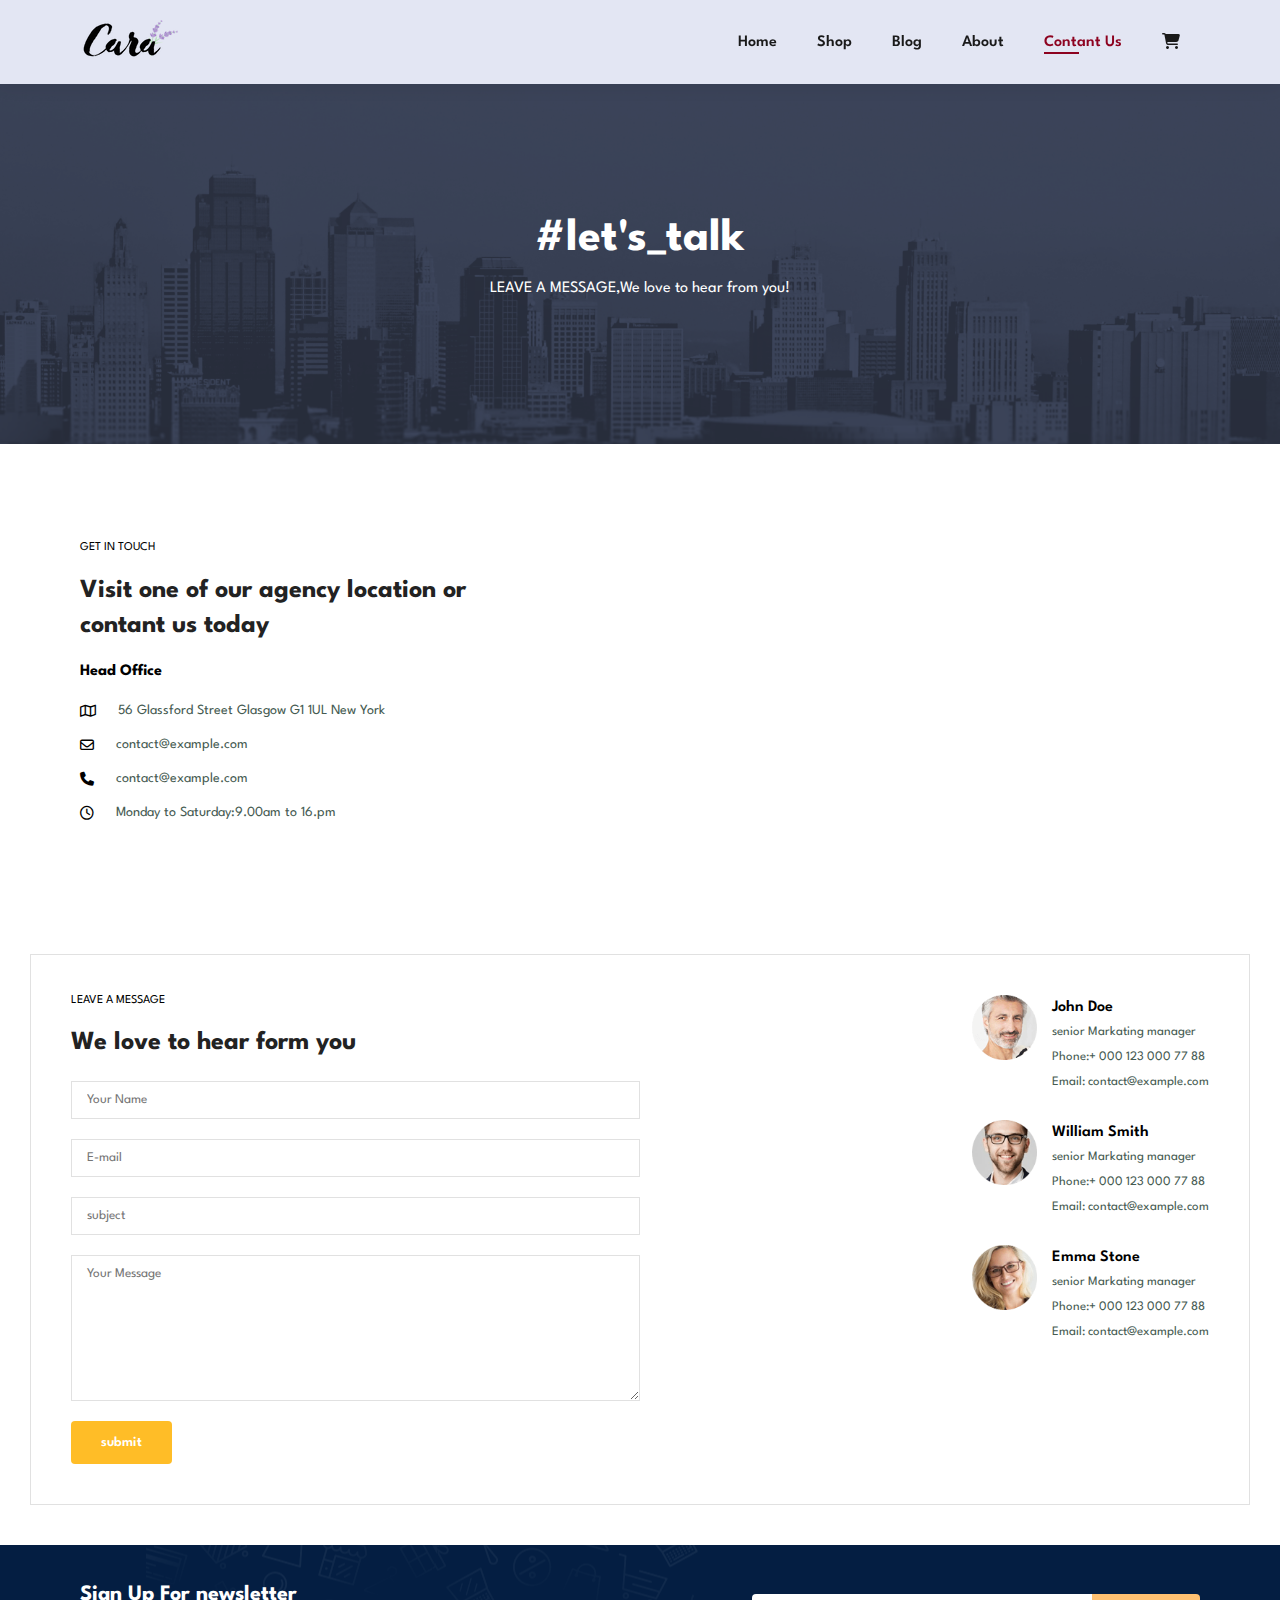
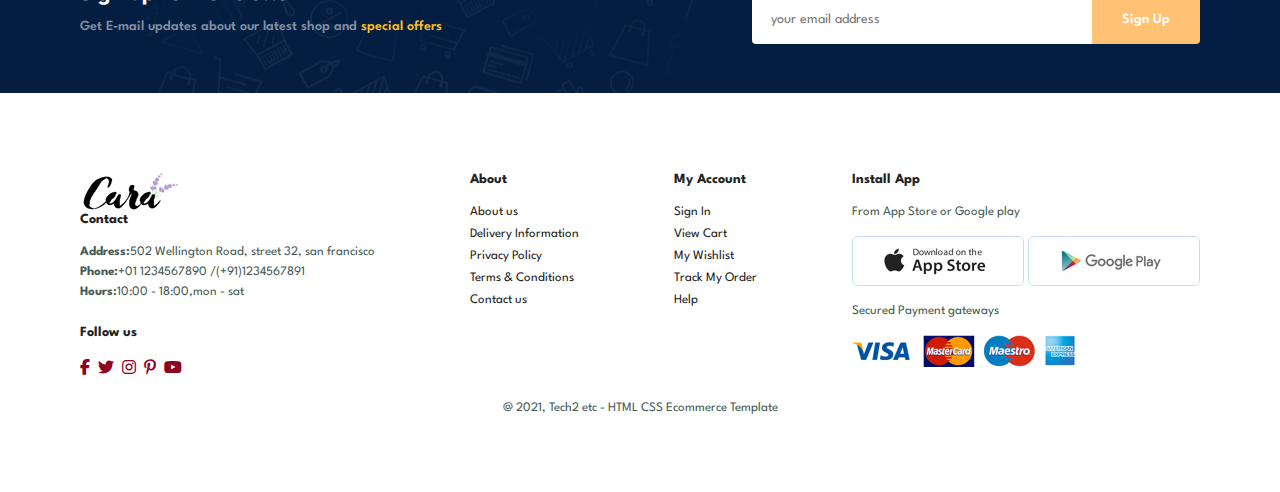
<file: contact.html>
<!DOCTYPE html>
<html lang="en">
  <head>
    <meta charset="UTF-8" />
    <meta http-equiv="X-UA-Compatible" content="IE-edge" />
    <meta name="viewport" content="width-device-width,initial-scale=1.0" />
    <title>Tech2etc Ecommerce Tutorial</title>
    <link
      rel="stylesheet"
      href="https://use.fontawesome.com/releases/v5.15.4/css/all.css"
    />
    <link rel="stylesheet" href="style.css" />
    <link
      rel="stylesheet"
      href="https://cdnjs.cloudflare.com/ajax/libs/font-awesome/6.2.0/css/all.min.css"
    />
  </head>
  <body>
    <section id="header">
      <a href="#"><img src="img/logo.png" /></a>
      <div>
        <ul id="navbar">
          <li><a href="index.html">Home</a></li>
          <li><a href="shop.html">Shop</a></li>
          <li><a href="blog.html">Blog</a></li>
          <li><a href="about.html">About</a></li>
          <li><a class="active" href="cart.html">Contant Us</a></li>
          <li id="lg-bag">
            <a href="cart.htm"
              ><i class="fa fa-shopping-cart" aria-hidden="true"></i
            ></a>
          </li>
          <a href="#" id="close"><i class="fa-solid fa-xmark"></i></a>
        </ul>
      </div>
      <div id="mobile">
        <a href="cart.htm"
          ><i class="fa fa-shopping-cart" aria-hidden="true"></i
        ></a>
        <i id="bar" class="fas fa-outdent"></i>
      </div>
    </section>

    <section id="page-header" class="about-header">
      <h2>#let's_talk</h2>
      <p>LEAVE A MESSAGE,We love to hear from you!</p>
    </section>

    <section id="contact-details" class="section-p1">
      <div class="details">
        <span>GET IN TOUCH</span>
        <h2>Visit one of our agency location or contant us today</h2>
        <h3>Head Office</h3>
        <div>
          <li>
            <i class="fa-regular fa-map"></i>
            <p>56 Glassford Street Glasgow G1 1UL New York</p>
          </li>
          <li>
            <i class="fa-regular fa-envelope"></i>
            <p>contact@example.com</p>
          </li>
          <li>
            <i class="fa-sharp fa-solid fa-phone"></i>
            <p>contact@example.com</p>
          </li>
          <li>
            <i class="far fa-clock"></i>
            <p>Monday to Saturday:9.00am to 16.pm</p>
          </li>
        </div>
      </div>
      <div class="map">
        <iframe
          src="https://www.google.com/maps/embed?pb=!1m18!1m12!1m3!1d2469.8088055595485!2d-1.258593976799264!3d51.75481964492543!2m3!1f0!2f0!3f0!3m2!1i1024!2i768!4f13.1!3m3!1m2!1s0x4876c6a9ef8c485b%3A0xd2ff1883a001afed!2sUniversity%20of%20Oxford!5e0!3m2!1sen!2sin!4v1662466240068!5m2!1sen!2sin"
          width="600"
          height="450"
          style="border: 0"
          allowfullscreen=""
          loading="lazy"
          referrerpolicy="no-referrer-when-downgrade"
        ></iframe>
      </div>
    </section>

    <section id="form-detals">
      <form action="">
        <span>LEAVE A MESSAGE</span>
        <h2>We love to hear form you</h2>
        <input type="text" placeholder="Your Name" />
        <input type="text" placeholder="E-mail" />
        <input type="text" placeholder="subject" />
        <textarea
          name=""
          id=""
          cols="30"
          rows="10"
          placeholder="Your Message"
        ></textarea>
        <button class="normal">submit</button>
      </form>
      <div class="people">
        <div>
          <img src="img/people/1.png" alt="" />
          <p>
            <span>John Doe</span> senior Markating manager <br />Phone:+ 000 123
            000 77 88 <br />Email: contact@example.com
          </p>
        </div>
        <div>
          <img src="img/people/2.png" alt="" />
          <p>
            <span>William Smith</span> senior Markating manager <br />Phone:+
            000 123 000 77 88 <br />Email: contact@example.com
          </p>
        </div>
        <div>
          <img src="img/people/3.png" alt="" />
          <p>
            <span>Emma Stone</span> senior Markating manager <br />Phone:+ 000
            123 000 77 88 <br />Email: contact@example.com
          </p>
        </div>
      </div>
    </section>

    <section id="newsletter" class="section-p1 section-m1">
      <div class="newstext">
        <h4>Sign Up For newsletter</h4>
        <p>
          Get E-mail updates about our latest shop and
          <span>special offers</span>
        </p>
      </div>
      <div class="form">
        <input type="text" placeholder="your email address" />
        <button class="normal">Sign Up</button>
      </div>
    </section>

    <footer class="section-p1">
      <div class="col">
        <img class="logo" src="img/logo.png" />
        <h4>Contact</h4>
        <p>
          <strong>Address:</strong>502 Wellington Road, street 32, san francisco
        </p>
        <p><strong>Phone:</strong>+01 1234567890 /(+91)1234567891</p>
        <p><strong>Hours:</strong>10:00 - 18:00,mon - sat</p>
        <div class="follow">
          <h4>Follow us</h4>
          <div class="icon">
            <i class="fab fa-facebook-f"></i>
            <i class="fab fa-twitter"></i>
            <i class="fab fa-instagram"></i>
            <i class="fab fa-pinterest-p"></i>
            <i class="fab fa-youtube"></i>
          </div>
        </div>
      </div>
      <div class="col">
        <h4>About</h4>
        <a href="#">About us </a>
        <a href="#">Delivery Information</a>
        <a href="#">Privacy Policy </a>
        <a href="#">Terms & Conditions</a>
        <a href="#">Contact us </a>
      </div>
      <div class="col">
        <h4>My Account</h4>
        <a href="#">Sign In </a>
        <a href="#">View Cart</a>
        <a href="#">My Wishlist </a>
        <a href="#">Track My Order</a>
        <a href="#">Help</a>
      </div>
      <div class="col install">
        <h4>Install App</h4>
        <p>From App Store or Google play</p>
        <div class="row">
          <img src="img/pay/app.jpg" />
          <img src="img/pay/play.jpg" />
        </div>
        <p>Secured Payment gateways</p>
        <img src="img/pay/pay.png" />
      </div>

      <div class="copyright">
        <p>@ 2021, Tech2 etc - HTML CSS Ecommerce Template</p>
      </div>
    </footer>

    <script src="script.js"></script>
  </body>
</html>
</file>
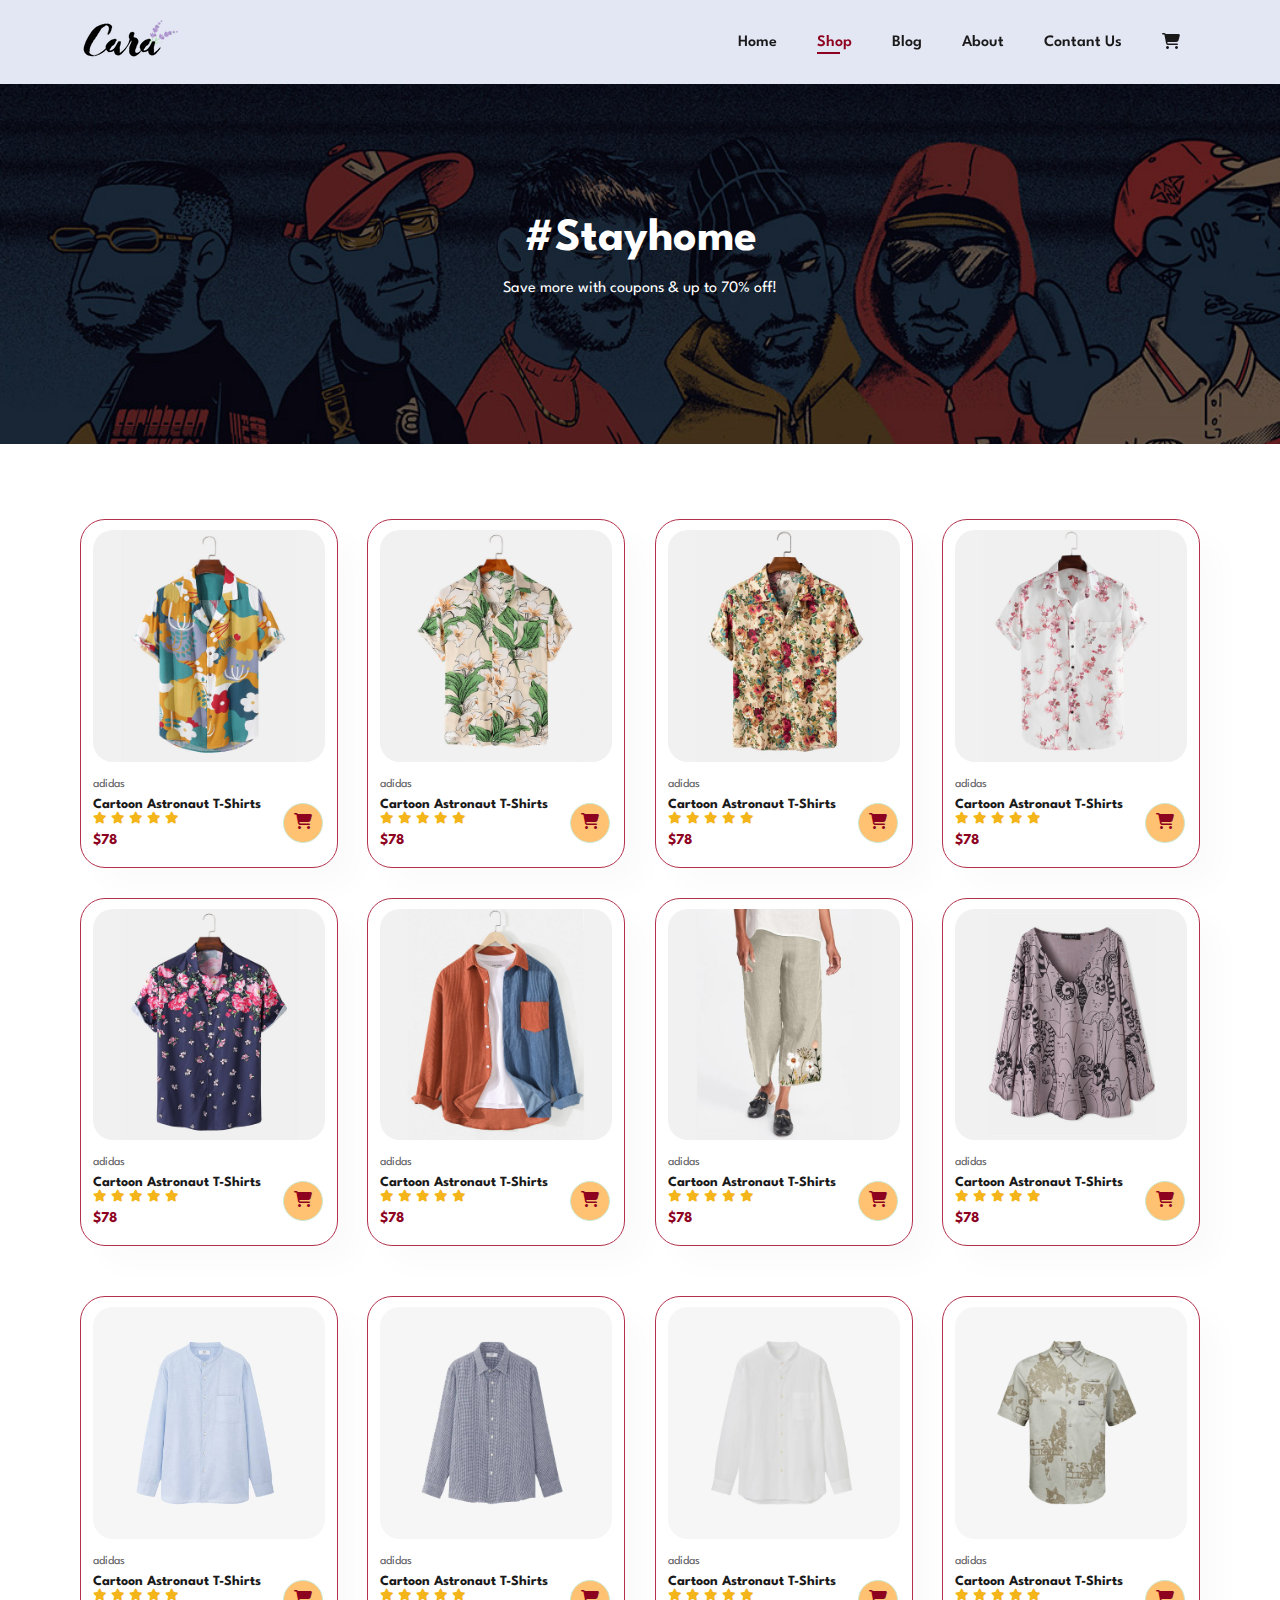
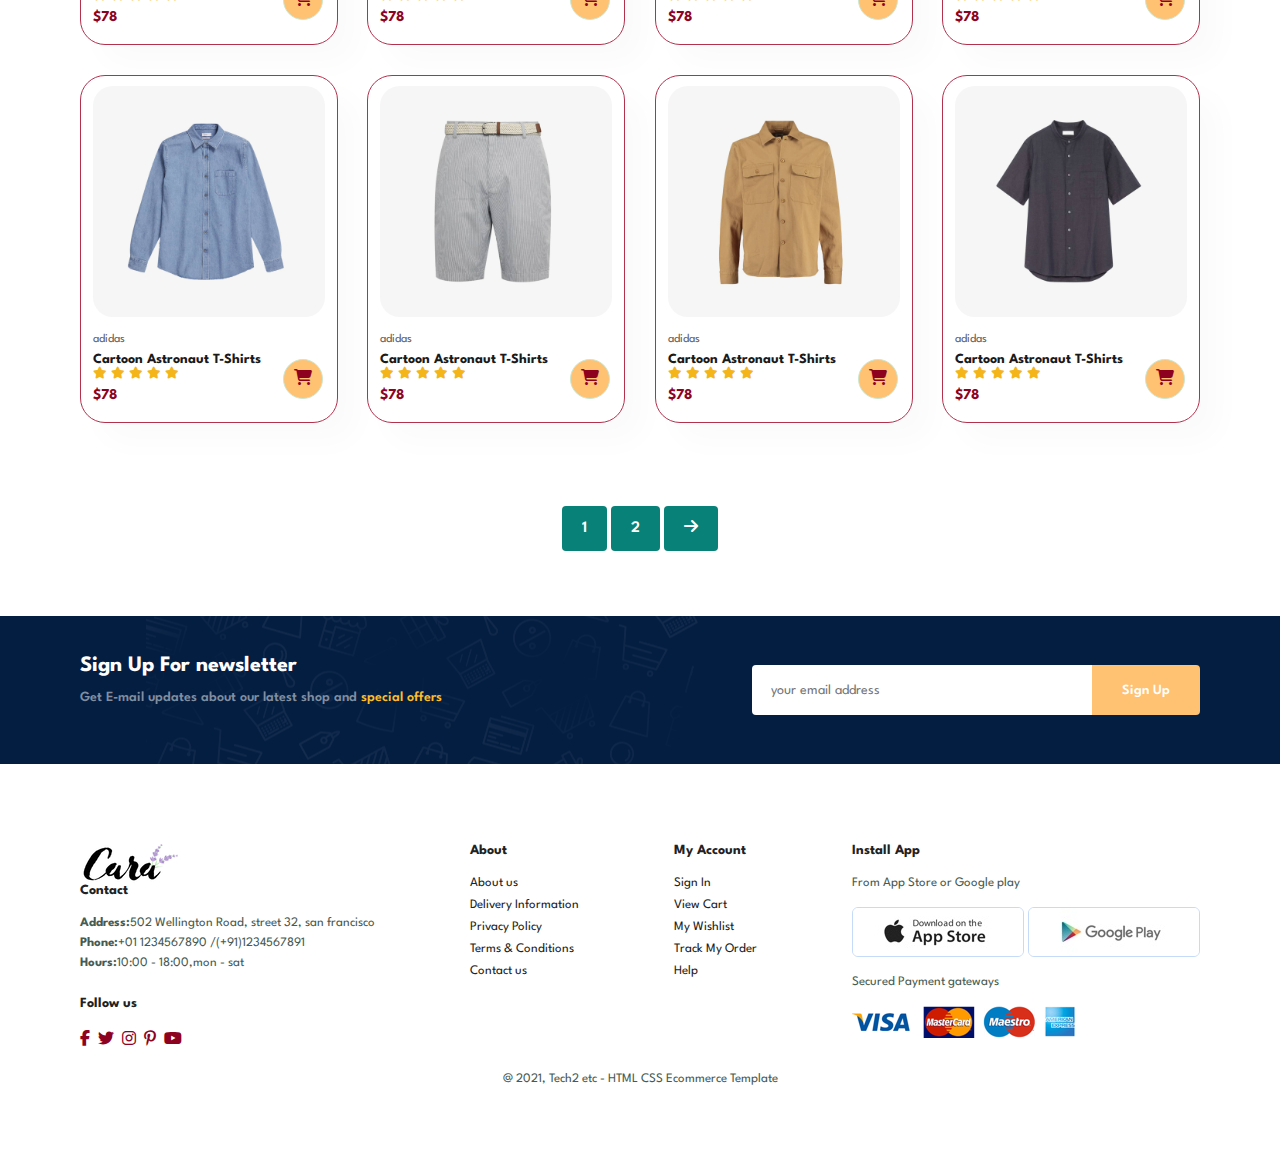
<file: shop.html>
<!DOCTYPE html>
<html lang="en">
    <head>
        <meta charset="UTF-8">
        <meta http-equiv="X-UA-Compatible" content="IE-edge">
        <meta name="viewport" content="width-device-width,initial-scale=1.0">
        <title> Tech2etc Ecommerce Tutorial</title>
        <link rel="stylesheet" href="https://use.fontawesome.com/releases/v5.15.4/css/all.css" />
        <link rel="stylesheet" href="style.css">
        <link  rel="stylesheet" href="https://cdnjs.cloudflare.com/ajax/libs/font-awesome/6.2.0/css/all.min.css" />
        
    </head>
    <body>
        <section id="header">
            <a href="#"><img src="img/logo.png" ></a>
            <div>
                <ul id="navbar">
                    <li><a href="index.html">Home</a></li>
                    <li><a class="active" href="shop.html">Shop</a></li>
                    <li><a href="blog.html">Blog</a></li>
                    <li><a href="about.html">About</a></li>
                    <li><a href="contant.html">Contant Us</a></li>
                    <li id="lg-bag"><a href="cart.html"><i class="fa fa-shopping-cart" aria-hidden="true"></i></a></li>
                    <a href="#" id="close"><i class="fa-solid fa-xmark"></i></a>
                </ul>
            </div>
            <div id="mobile">
                <a href="cart.html"><i class="fa fa-shopping-cart" aria-hidden="true"></i></a>
                <i id="bar" class="fas fa-outdent"></i>
            </div>
        </section>
        <section id="page-header">
            <h2>#Stayhome</h2>
            <p>Save more with coupons & up to 70% off!</p>
        </section>
        <section id="product1" class="section-p1">
            <div class="pro-container">
                <div class="pro" onclick="window.location.href='sproduct.html';">
                    <img src="img/products/f1.jpg">
                    <div class="des">
                        <span>adidas</span>
                        <h5>Cartoon Astronaut T-Shirts</h5>
                        <div class="star">
                            <i class="fas fa-star"></i>
                            <i class="fas fa-star"></i>
                            <i class="fas fa-star"></i>
                            <i class="fas fa-star"></i>
                            <i class="fas fa-star"></i>
                        </div>
                        <h4>$78</h4>
                    </div>
                    <p class="cart">
                        <a href="#"></a>
                        <i class="fas fa-shopping-cart"></i>
                    </p>
                </div>
                <div class="pro">
                    <img src="img/products/f2.jpg">
                    <div class="des">
                        <span>adidas</span>
                        <h5>Cartoon Astronaut T-Shirts</h5>
                        <div class="star">
                            <i class="fas fa-star"></i>
                            <i class="fas fa-star"></i>
                            <i class="fas fa-star"></i>
                            <i class="fas fa-star"></i>
                            <i class="fas fa-star"></i>
                        </div>
                        <h4>$78</h4>
                    </div>
                    <p class="cart">
                        <a href="#"></a>
                        <i class="fas fa-shopping-cart"></i>
                    </p>
                </div>
                <div class="pro">
                    <img src="img/products/f3.jpg">
                    <div class="des">
                        <span>adidas</span>
                        <h5>Cartoon Astronaut T-Shirts</h5>
                        <div class="star">
                            <i class="fas fa-star"></i>
                            <i class="fas fa-star"></i>
                            <i class="fas fa-star"></i>
                            <i class="fas fa-star"></i>
                            <i class="fas fa-star"></i>
                        </div>
                        <h4>$78</h4>
                    </div>
                    <p class="cart">
                        <a href="#"></a>
                        <i class="fas fa-shopping-cart"></i>
                    </p>
                </div>
                <div class="pro">
                    <img src="img/products/f4.jpg">
                    <div class="des">
                        <span>adidas</span>
                        <h5>Cartoon Astronaut T-Shirts</h5>
                        <div class="star">
                            <i class="fas fa-star"></i>
                            <i class="fas fa-star"></i>
                            <i class="fas fa-star"></i>
                            <i class="fas fa-star"></i>
                            <i class="fas fa-star"></i>
                        </div>
                        <h4>$78</h4>
                    </div>
                    <p class="cart">
                        <a href="#"></a>
                        <i class="fas fa-shopping-cart"></i>
                    </p>
                </div>
                <div class="pro">
                    <img src="img/products/f5.jpg">
                    <div class="des">
                        <span>adidas</span>
                        <h5>Cartoon Astronaut T-Shirts</h5>
                        <div class="star">
                            <i class="fas fa-star"></i>
                            <i class="fas fa-star"></i>
                            <i class="fas fa-star"></i>
                            <i class="fas fa-star"></i>
                            <i class="fas fa-star"></i>
                        </div>
                        <h4>$78</h4>
                    </div>
                    <p class="cart">
                        <a href="#"></a>
                        <i class="fas fa-shopping-cart"></i>
                    </p>
                </div>
                <div class="pro">
                    <img src="img/products/f6.jpg">
                    <div class="des">
                        <span>adidas</span>
                        <h5>Cartoon Astronaut T-Shirts</h5>
                        <div class="star">
                            <i class="fas fa-star"></i>
                            <i class="fas fa-star"></i>
                            <i class="fas fa-star"></i>
                            <i class="fas fa-star"></i>
                            <i class="fas fa-star"></i>
                        </div>
                        <h4>$78</h4>
                    </div>
                    <p class="cart">
                        <a href="#"></a>
                        <i class="fas fa-shopping-cart"></i>
                    </p>
                </div>
                <div class="pro">
                    <img src="img/products/f7.jpg">
                    <div class="des">
                        <span>adidas</span>
                        <h5>Cartoon Astronaut T-Shirts</h5>
                        <div class="star">
                            <i class="fas fa-star"></i>
                            <i class="fas fa-star"></i>
                            <i class="fas fa-star"></i>
                            <i class="fas fa-star"></i>
                            <i class="fas fa-star"></i>
                        </div>
                        <h4>$78</h4>
                    </div>
                    <p class="cart">
                        <a href="#"></a>
                        <i class="fas fa-shopping-cart"></i>
                    </p>
                </div>
                <div class="pro">
                    <img src="img/products/f8.jpg">
                    <div class="des">
                        <span>adidas</span>
                        <h5>Cartoon Astronaut T-Shirts</h5>
                        <div class="star">
                            <i class="fas fa-star"></i>
                            <i class="fas fa-star"></i>
                            <i class="fas fa-star"></i>
                            <i class="fas fa-star"></i>
                            <i class="fas fa-star"></i>
                        </div>
                        <h4>$78</h4>
                    </div>
                    <p class="cart">
                        <a href="#"></a>
                        <i class="fas fa-shopping-cart"></i>
                    </p>
                </div> 
            <div class="pro-container">
                <div class="pro">
                    <img src="img/products/n1.jpg">
                    <div class="des">
                        <span>adidas</span>
                        <h5>Cartoon Astronaut T-Shirts</h5>
                        <div class="star">
                            <i class="fas fa-star"></i>
                            <i class="fas fa-star"></i>
                            <i class="fas fa-star"></i>
                            <i class="fas fa-star"></i>
                            <i class="fas fa-star"></i>
                        </div>      
                        <h4>$78</h4>
                    </div>
                    <p class="cart">
                        <a href="#"></a>
                        <i class="fas fa-shopping-cart"></i>
                    </p>
                </div>
                <div class="pro">
                    <img src="img/products/n2.jpg">
                    <div class="des">
                        <span>adidas</span>
                        <h5>Cartoon Astronaut T-Shirts</h5>
                        <div class="star">
                            <i class="fas fa-star"></i>
                            <i class="fas fa-star"></i>
                            <i class="fas fa-star"></i>
                            <i class="fas fa-star"></i>
                            <i class="fas fa-star"></i>
                        </div>
                        <h4>$78</h4>
                    </div>
                    <p class="cart">
                        <a href="#"></a>
                        <i class="fas fa-shopping-cart"></i>
                    </p>
                </div>
                <div class="pro">
                    <img src="img/products/n3.jpg">
                    <div class="des">
                        <span>adidas</span>
                        <h5>Cartoon Astronaut T-Shirts</h5>
                        <div class="star">
                            <i class="fas fa-star"></i>
                            <i class="fas fa-star"></i>
                            <i class="fas fa-star"></i>
                            <i class="fas fa-star"></i>
                            <i class="fas fa-star"></i>
                        </div>
                        <h4>$78</h4>
                    </div>
                    <p class="cart">
                        <a href="#"></a>
                        <i class="fas fa-shopping-cart"></i>
                    </p>
                </div>
                <div class="pro">
                    <img src="img/products/n4.jpg">
                    <div class="des">
                        <span>adidas</span>
                        <h5>Cartoon Astronaut T-Shirts</h5>
                        <div class="star">
                            <i class="fas fa-star"></i>
                            <i class="fas fa-star"></i>
                            <i class="fas fa-star"></i>
                            <i class="fas fa-star"></i>
                            <i class="fas fa-star"></i>
                        </div>
                        <h4>$78</h4>
                    </div>
                    <p class="cart">
                        <a href="#"></a>
                        <i class="fas fa-shopping-cart"></i>
                    </p>
                </div>
                <div class="pro">
                    <img src="img/products/n5.jpg">
                    <div class="des">
                        <span>adidas</span>
                        <h5>Cartoon Astronaut T-Shirts</h5>
                        <div class="star">
                            <i class="fas fa-star"></i>
                            <i class="fas fa-star"></i>
                            <i class="fas fa-star"></i>
                            <i class="fas fa-star"></i>
                            <i class="fas fa-star"></i>
                        </div>
                        <h4>$78</h4>
                    </div>
                    <p class="cart">
                        <a href="#"></a>
                        <i class="fas fa-shopping-cart"></i>
                    </p>
                </div>
                <div class="pro">
                    <img src="img/products/n6.jpg">
                    <div class="des">
                        <span>adidas</span>
                        <h5>Cartoon Astronaut T-Shirts</h5>
                        <div class="star">
                            <i class="fas fa-star"></i>
                            <i class="fas fa-star"></i>
                            <i class="fas fa-star"></i>
                            <i class="fas fa-star"></i>
                            <i class="fas fa-star"></i>
                        </div>
                        <h4>$78</h4>
                    </div>
                    <p class="cart">
                        <a href="#"></a>
                        <i class="fas fa-shopping-cart"></i>
                    </p>
                </div>
                <div class="pro">
                    <img src="img/products/n7.jpg">
                    <div class="des">
                        <span>adidas</span>
                        <h5>Cartoon Astronaut T-Shirts</h5>
                        <div class="star">
                            <i class="fas fa-star"></i>
                            <i class="fas fa-star"></i>
                            <i class="fas fa-star"></i>
                            <i class="fas fa-star"></i>
                            <i class="fas fa-star"></i>
                        </div>
                        <h4>$78</h4>
                    </div>
                    <p class="cart">
                        <a href="#"></a>
                        <i class="fas fa-shopping-cart"></i>
                    </p>
                </div>
                <div class="pro">
                    <img src="img/products/n8.jpg">
                    <div class="des">
                        <span>adidas</span>
                        <h5>Cartoon Astronaut T-Shirts</h5>
                        <div class="star">
                            <i class="fas fa-star"></i>
                            <i class="fas fa-star"></i>
                            <i class="fas fa-star"></i>
                            <i class="fas fa-star"></i>
                            <i class="fas fa-star"></i>
                        </div>
                        <h4>$78</h4>
                    </div>
                    <p class="cart">
                        <a href="#"></a>
                        <i class="fas fa-shopping-cart"></i>
                    </p>
                </div> 
            </div>
        </section>
        <section id="pagination" class="section-p1">
            <a href="#">1</a>
            <a href="#">2</a>
            <a href="#"><i class="fa-solid fa-arrow-right"></i></a>
        </section>
        <section id="newsletter" class="section-p1 section-m1">
            <div class="newstext">
                <h4>Sign Up For newsletter</h4>
                <p>Get E-mail updates about our latest shop and <span>special offers</span></p>
            </div>
            <div class="form">
                <input type="text" placeholder="your email address">
                <button class="normal">Sign Up</button>
            </div>
        </section>
        <footer class="section-p1">
            <div class="col">
                <img class="logo" src="img/logo.png">
                <h4>Contact</h4>
                <P><strong>Address:</strong>502 Wellington Road, street 32, san francisco</P>
                <p><strong>Phone:</strong>+01  1234567890 /(+91)1234567891 </p>
                <p><strong>Hours:</strong>10:00 - 18:00,mon - sat</p>
                <div class="follow">
                    <h4>Follow us</h4>
                    <div class="icon">
                        <i class="fab fa-facebook-f"></i>
                        <i class="fab fa-twitter"></i>
                        <i class="fab fa-instagram"></i>
                        <i class="fab fa-pinterest-p"></i>
                        <i class="fab fa-youtube"></i>
                    </div>
                </div>
            </div>
            <div class="col">
                <h4>About</h4>
                <a href="#">About us </a>
                <a href="#">Delivery Information</a>
                <a href="#">Privacy Policy </a>
                <a href="#">Terms & Conditions</a>
                <a href="#">Contact us </a>
            </div>
            <div class="col">
                <h4>My Account</h4>
                <a href="#">Sign In </a>
                <a href="#">View Cart</a>
                <a href="#">My Wishlist </a>
                <a href="#">Track My Order</a>
                <a href="#">Help</a>
            </div>
            <div class="col install">
                <h4>Install App</h4>
                <p>From App Store or Google play</p>
                <div class="row">
                    <img src="img/pay/app.jpg">
                    <img src="img/pay/play.jpg">
                </div>
                <p>Secured Payment gateways </p>
                <img src="img/pay/pay.png">
            </div>

            <div class="copyright">
                <p> @ 2021, Tech2 etc - HTML CSS Ecommerce Template</p>
            </div>
        </footer>



        <script src="script.js"></script>
    </body>
</html>
</file>
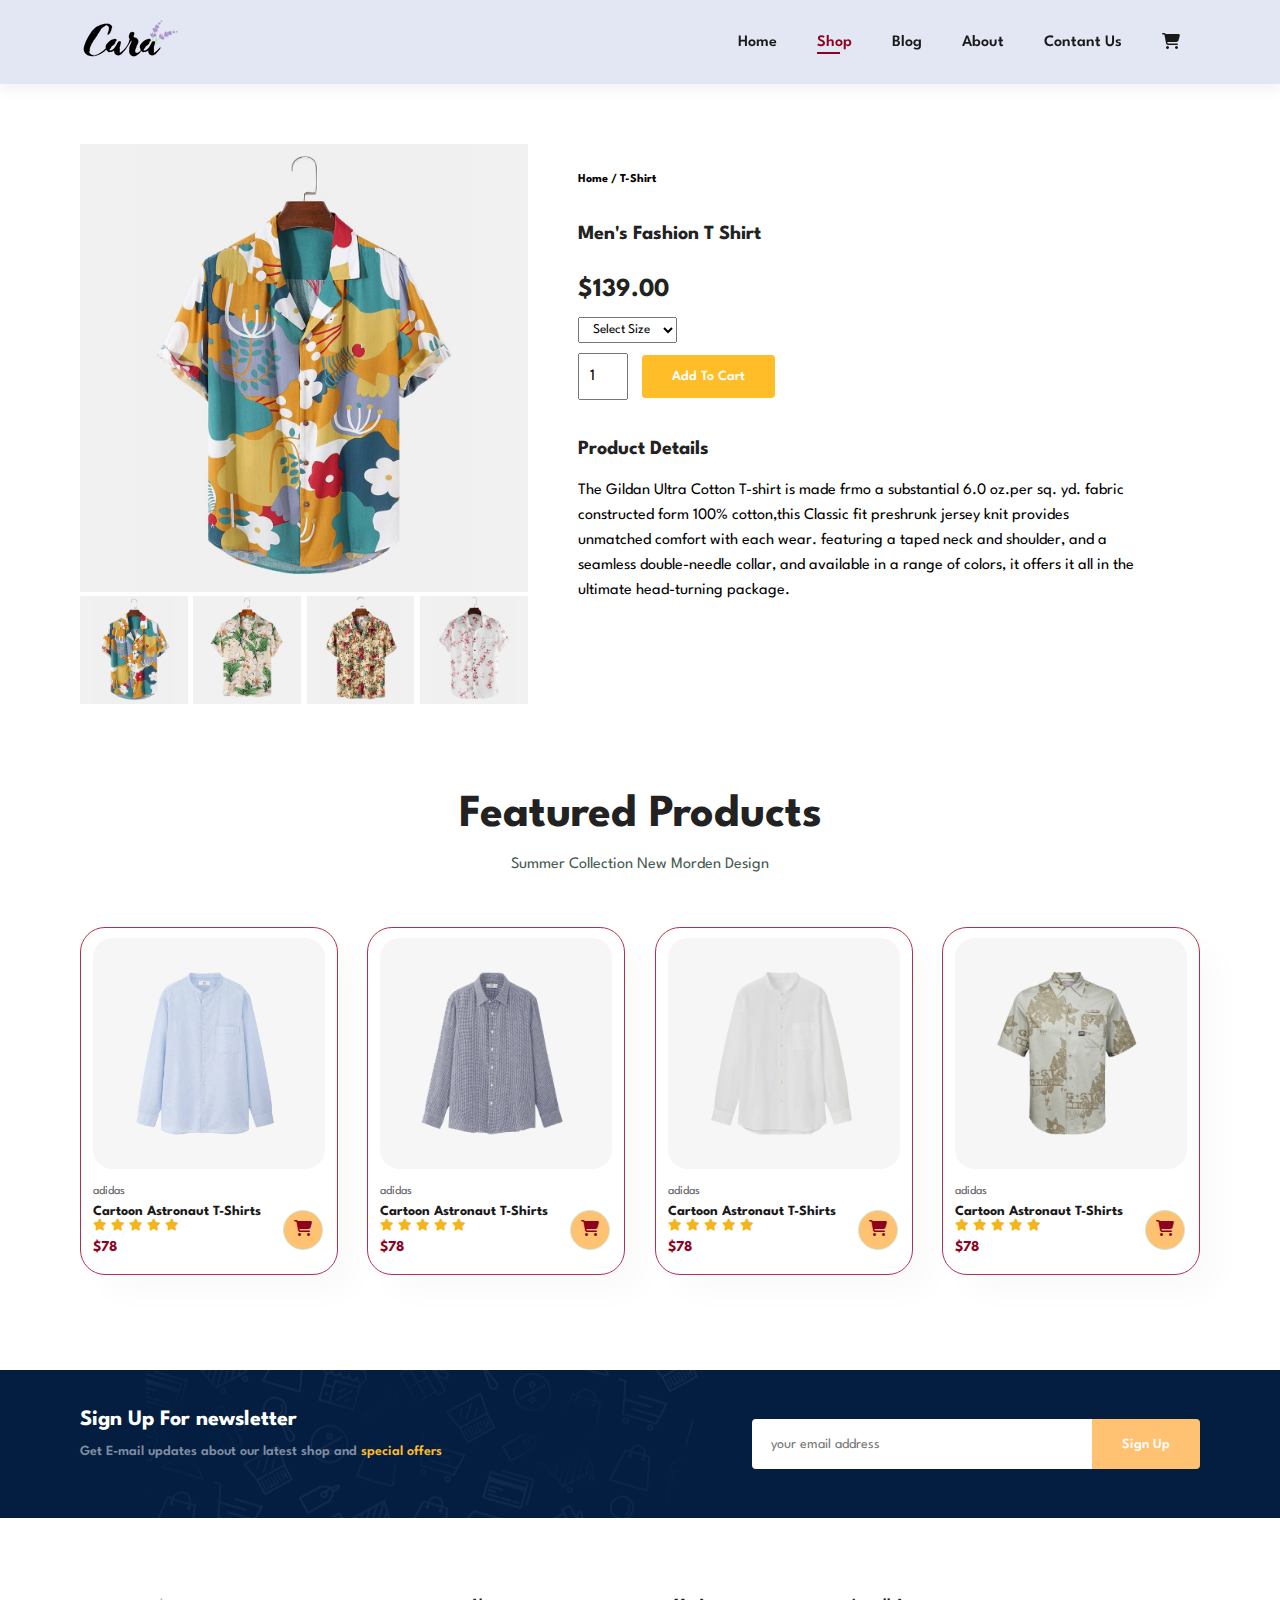
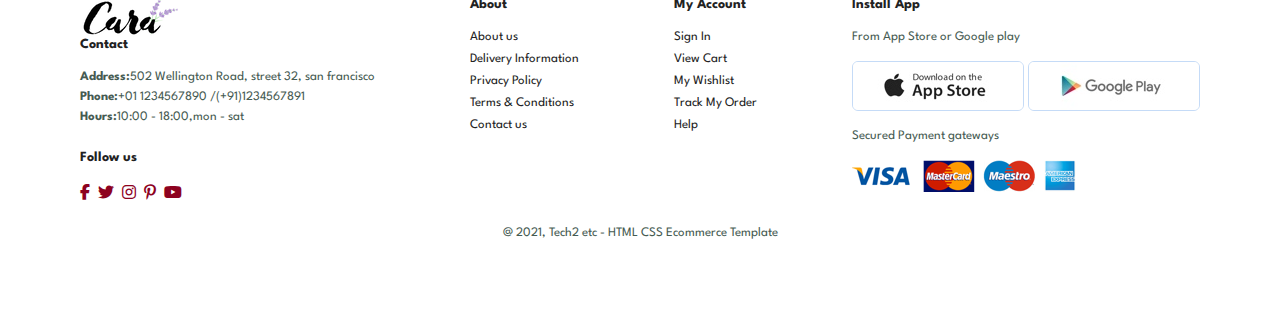
<file: Sproduct.html>
<!DOCTYPE html>
<html lang="en">
  <head>
    <meta charset="UTF-8" />
    <meta http-equiv="X-UA-Compatible" content="IE-edge" />
    <meta name="viewport" content="width-device-width,initial-scale=1.0" />
    <title>Tech2etc Ecommerce Tutorial</title>
    <link
      rel="stylesheet"
      href="https://use.fontawesome.com/releases/v5.15.4/css/all.css"
    />
    <link rel="stylesheet" href="style.css" />
    <link
      rel="stylesheet"
      href="https://cdnjs.cloudflare.com/ajax/libs/font-awesome/6.2.0/css/all.min.css"
    />
  </head>
  <body>
    <section id="header">
      <a href="#"><img src="img/logo.png" /></a>
      <div>
        <ul id="navbar">
          <li><a href="index.html">Home</a></li>
          <li><a class="active" href="shop.html">Shop</a></li>
          <li><a href="blog.html">Blog</a></li>
          <li><a href="about.html">About</a></li>
          <li><a href="contant.html">Contant Us</a></li>
          <li id="lg-bag">
            <a href="cart.html"
              ><i class="fa fa-shopping-cart" aria-hidden="true"></i
            ></a>
          </li>
          <a href="#" id="close"><i class="fa-solid fa-xmark"></i></a>
        </ul>
      </div>
      <div id="mobile">
        <a href="cart.html"
          ><i class="fa fa-shopping-cart" aria-hidden="true"></i
        ></a>
        <i id="bar" class="fas fa-outdent"></i>
      </div>
    </section>

    <section id="prodetails" class="section-p1">
      <div class="single-pro-image">
        <img src="img/products/f1.jpg" width="100%" id="MainImg" alt="" />
        <div class="small-img-group">
          <div class="small-img-col">
            <img
              src="img/products/f1.jpg"
              width="100%"
              class="small-img"
              alt=""
            />
          </div>
          <div class="small-img-col">
            <img
              src="img/products/f2.jpg"
              width="100%"
              class="small-img"
              alt=""
            />
          </div>
          <div class="small-img-col">
            <img
              src="img/products/f3.jpg"
              width="100%"
              class="small-img"
              alt=""
            />
          </div>
          <div class="small-img-col">
            <img
              src="img/products/f4.jpg"
              width="100%"
              class="small-img"
              alt=""
            />
          </div>
        </div>
      </div>
      <div class="single-pro-details">
        <h6>Home / T-Shirt</h6>
        <h4>Men's Fashion T Shirt</h4>
        <h2>$139.00</h2>
        <select>
          <option>Select Size</option>
          <option>XL</option>
          <option>XXL</option>
          <option>Small</option>
          <option>Large</option>
        </select>
        <input type="number" value="1" />
        <button class="normal">Add To Cart</button>
        <h4>Product Details</h4>
        <span
          >The Gildan Ultra Cotton T-shirt is made frmo a substantial 6.0 oz.per
          sq. yd. fabric constructed form 100% cotton,this Classic fit preshrunk
          jersey knit provides unmatched comfort with each wear. featuring a
          taped neck and shoulder, and a seamless double-needle collar, and
          available in a range of colors, it offers it all in the ultimate
          head-turning package.</span
        >
      </div>
    </section>
    <section id="product1" class="section-p1">
      <h2>Featured Products</h2>
      <p>Summer Collection New Morden Design</p>
      <div class="pro-container">
        <div class="pro">
          <img src="img/products/n1.jpg" />
          <div class="des">
            <span>adidas</span>
            <h5>Cartoon Astronaut T-Shirts</h5>
            <div class="star">
              <i class="fas fa-star"></i>
              <i class="fas fa-star"></i>
              <i class="fas fa-star"></i>
              <i class="fas fa-star"></i>
              <i class="fas fa-star"></i>
            </div>
            <h4>$78</h4>
          </div>
          <p class="cart">
            <a href="#"></a>
            <i class="fas fa-shopping-cart"></i>
          </p>
        </div>
        <div class="pro">
          <img src="img/products/n2.jpg" />
          <div class="des">
            <span>adidas</span>
            <h5>Cartoon Astronaut T-Shirts</h5>
            <div class="star">
              <i class="fas fa-star"></i>
              <i class="fas fa-star"></i>
              <i class="fas fa-star"></i>
              <i class="fas fa-star"></i>
              <i class="fas fa-star"></i>
            </div>
            <h4>$78</h4>
          </div>
          <p class="cart">
            <a href="#"></a>
            <i class="fas fa-shopping-cart"></i>
          </p>
        </div>
        <div class="pro">
          <img src="img/products/n3.jpg" />
          <div class="des">
            <span>adidas</span>
            <h5>Cartoon Astronaut T-Shirts</h5>
            <div class="star">
              <i class="fas fa-star"></i>
              <i class="fas fa-star"></i>
              <i class="fas fa-star"></i>
              <i class="fas fa-star"></i>
              <i class="fas fa-star"></i>
            </div>
            <h4>$78</h4>
          </div>
          <p class="cart">
            <a href="#"></a>
            <i class="fas fa-shopping-cart"></i>
          </p>
        </div>
        <div class="pro">
          <img src="img/products/n4.jpg" />
          <div class="des">
            <span>adidas</span>
            <h5>Cartoon Astronaut T-Shirts</h5>
            <div class="star">
              <i class="fas fa-star"></i>
              <i class="fas fa-star"></i>
              <i class="fas fa-star"></i>
              <i class="fas fa-star"></i>
              <i class="fas fa-star"></i>
            </div>
            <h4>$78</h4>
          </div>
          <p class="cart">
            <a href="#"></a>
            <i class="fas fa-shopping-cart"></i>
          </p>
        </div>
      </div>
    </section>

    <section id="newsletter" class="section-p1 section-m1">
      <div class="newstext">
        <h4>Sign Up For newsletter</h4>
        <p>
          Get E-mail updates about our latest shop and
          <span>special offers</span>
        </p>
      </div>
      <div class="form">
        <input type="text" placeholder="your email address" />
        <button class="normal">Sign Up</button>
      </div>
    </section>
    <footer class="section-p1">
      <div class="col">
        <img class="logo" src="img/logo.png" />
        <h4>Contact</h4>
        <p>
          <strong>Address:</strong>502 Wellington Road, street 32, san francisco
        </p>
        <p><strong>Phone:</strong>+01 1234567890 /(+91)1234567891</p>
        <p><strong>Hours:</strong>10:00 - 18:00,mon - sat</p>
        <div class="follow">
          <h4>Follow us</h4>
          <div class="icon">
            <i class="fab fa-facebook-f"></i>
            <i class="fab fa-twitter"></i>
            <i class="fab fa-instagram"></i>
            <i class="fab fa-pinterest-p"></i>
            <i class="fab fa-youtube"></i>
          </div>
        </div>
      </div>
      <div class="col">
        <h4>About</h4>
        <a href="#">About us </a>
        <a href="#">Delivery Information</a>
        <a href="#">Privacy Policy </a>
        <a href="#">Terms & Conditions</a>
        <a href="#">Contact us </a>
      </div>
      <div class="col">
        <h4>My Account</h4>
        <a href="#">Sign In </a>
        <a href="#">View Cart</a>
        <a href="#">My Wishlist </a>
        <a href="#">Track My Order</a>
        <a href="#">Help</a>
      </div>
      <div class="col install">
        <h4>Install App</h4>
        <p>From App Store or Google play</p>
        <div class="row">
          <img src="img/pay/app.jpg" />
          <img src="img/pay/play.jpg" />
        </div>
        <p>Secured Payment gateways</p>
        <img src="img/pay/pay.png" />
      </div>

      <div class="copyright">
        <p>@ 2021, Tech2 etc - HTML CSS Ecommerce Template</p>
      </div>
    </footer>

    <script>
      var MainImg = document.getElementById("MainImg");
      var smallimg = document.getElementsByClassName("small-img");

      smallimg[0].onclick = function () {
        MainImg.src = smallimg[0].src;
      };
      smallimg[1].onclick = function () {
        MainImg.src = smallimg[1].src;
      };
      smallimg[2].onclick = function () {
        MainImg.src = smallimg[2].src;
      };
      smallimg[3].onclick = function () {
        MainImg.src = smallimg[3].src;
      };
    </script>

    <script src="script.js"></script>
  </body>
</html>
</file>
<file: style.css>
@import url("http://fonts.googleapis.com/css2?family=Spartan:wght@100;200;300;400;500;600;700;800;900&display=swap");

* {
  margin: 0;
  padding: 0;
  box-sizing: border-box;
  font-family: "spartan", sans-serif;
}

h1 {
  font-size: 50px;
  line-height: 64px;
  color: #222;
}

h2 {
  font-size: 46px;
  line-height: 54px;
  color: #222;
}

h4 {
  font-size: 20px;
  color: #222;
}

h6 {
  font-weight: 700;
  font-size: 12px;
}

p {
  font-size: 16px;
  color: #465b52;
  margin: 15px 0 20px 0;
}

.section-p1 {
  padding: 40px 80px;
}

.section-m1 {
  margin: 40px 0;
}

button.normal {
  font-size: 14px;
  font-weight: 600;
  padding: 15px 30px;
  color: #000;
  background-color: #fff;
  border-radius: 4px;
  cursor: pointer;
  border: none;
  outline: none;
  transition: 0.2s;
}

button.white {
  font-size: 13px;
  font-weight: 600;
  padding: 11px 18px;
  color: #fff;
  background-color: transparent;
  cursor: pointer;
  border: 1px solid #fff;
  outline: none;
  transition: 0.2s;
}

body {
  width: 100%;
}

/* header start */

#header {
  display: flex;
  align-items: center;
  justify-content: space-between;
  padding: 20px 80px;
  background: #e3e6f3;
  box-shadow: 0 5px 15px rgba(0, 0, 0, 0.06);
  z-index: 999;
  position: sticky;
  top: 0;
  left: 0;
}
#navbar.active {
  right: 0px;
}

#navbar {
  display: flex;
  align-items: center;
  justify-content: center;
}

#navbar li {
  list-style: none;
  padding: 0 20px;
  position: relative;
}

#navbar li a {
  text-decoration: none;
  font-size: 16px;
  font-weight: 600;
  color: #1a1a1a;
  transition: 0.3s ease;
}

#navbar li a:hover,
#navbar li a.active {
  color: #8d021f;
}

#navbar li a.active::after,
#navbar li a:hover::after {
  content: "";
  width: 30%;
  height: 2px;
  background: #8d021f;
  position: absolute;
  bottom: -4px;
  left: 20px;
}

#mobile {
  display: none;
  align-items: center;
}

#close {
  display: none;
}

/* #63caa7 */

/* home page */

#hero {
  background-image: url("img/hero4.png");
  height: 90vh;
  width: 100%;
  background-size: cover;
  background-position: top 25% right 0;
  padding: 0 80px;
  display: flex;
  flex-direction: column;
  align-items: flex-start;
  justify-content: center;
}

#hero h4 {
  padding-bottom: 15px;
}

#hero h1 {
  color: #8d021f;
}

#hero button {
  background-image: url("img/button.png");
  background-color: transparent;
  color: #8d021f;
  border: 0;
  padding: 14px 80px 14px 65px;
  background-repeat: no-repeat;
  cursor: pointer;
  font-weight: 700;
  font-size: 15px;
}

#feature {
  display: flex;
  align-items: center;
  justify-content: space-between;
  flex-wrap: wrap;
}

#feature .fe-box {
  width: 180px;
  text-align: center;
  padding: 25px 15px;
  box-shadow: 20px 20px 34px rgba(0, 0, 0, 0.03);
  border: 1px solid #cce7d0;
  border-radius: 4px;
  margin: 15px 0;
}

#feature .fe-box:hover {
  box-shadow: 20px 20px 34px rgba(70, 62, 221, 0.1);
}

#feature .fe-box img {
  width: 100%;
  margin-bottom: 10px;
}

#feature .fe-box h6 {
  display: inline-block;
  padding: 9px 8px 6px 8px;
  line-height: 1;
  border-radius: 4px;
  color: #088178;
  background-color: #fddde4;
}

#feature .fe-box:nth-child(2) h6 {
  background-color: #cdebbc;
}

#feature .fe-box:nth-child(3) h6 {
  background-color: #d1e8f2;
}

#feature .fe-box:nth-child(4) h6 {
  background-color: #cdd4f8;
}

#feature .fe-box:nth-child(5) h6 {
  background-color: #f6dbf6;
}

#feature .fe-box:nth-child(6) h6 {
  background-color: #fff2e5;
}

#product1 {
  text-align: center;
}

#product1 .pro-container {
  display: flex;
  justify-content: space-between;
  padding-top: 20px;
  flex-wrap: wrap;
}

#product1 .pro {
  width: 23%;
  min-width: 250px;
  padding: 10px 12px;
  border: 1px solid #b3314d;
  border-radius: 25px;
  cursor: pointer;
  box-shadow: 20px 20px 30px rgba(0, 0, 0, 0.02);
  margin: 15px 0;
  transition: 0.2 ease;
  position: relative;
}

#product1 .pro:hover {
  box-shadow: 20px 20px 30px rgba(0, 0, 0, 0.06);
}

#product1 .pro img {
  width: 100%;
  border-radius: 20px;
}

#product1 .pro .des {
  text-align: start;
  padding: 10px 0;
}

#product1 .pro .des span {
  color: #606063;
  font-size: 12px;
}

#product1 .pro .des h5 {
  padding-top: 7px;
  color: #1a1a1a;
  font-size: 14px;
}

#product1 .pro .des i {
  font-size: 12px;
  color: rgb(243, 181, 25);
}

#product1 .pro .des h4 {
  padding-top: 7px;
  font-size: 15px;
  font-weight: 700;
  color: #8d021f;
}

#product1 .pro .cart {
  width: 40px;
  height: 40px;
  line-height: 40px;
  border-radius: 50px;
  background-color: #ffc172;
  font-weight: 500;
  color: #8d021f;
  border: 1px solid #cce7d0;
  position: absolute;
  bottom: 20px;
  right: 10px;
  margin: 1mm;
}

#product1 .pro .cart:hover {
  transform: scale(1.1);
}

#banner {
  display: flex;
  flex-direction: column;
  justify-content: center;
  align-items: center;
  text-align: center;
  background-image: url(img/banner/b2.jpg);
  width: 100%;
  height: 40vh;
  background-size: cover;
  background-position: center;
}

#banner h4 {
  color: #fff;
  font-size: 16px;
}

#banner h2 {
  color: #fff;
  font-size: 30px;
  padding: 10px 0;
}

#banner h2 span {
  color: #ef3636;
}

#banner button:hover {
  background-color: #ffc172;
  color: #fff;
}

#banner button:hover {
  background-color: #ffc172;
  color: #fff;
}

#sm-banner {
  display: flex;
  justify-content: space-between;
  flex-wrap: wrap;
}

#sm-banner .banner-box {
  display: flex;
  flex-direction: column;
  justify-content: center;
  align-items: flex-start;
  text-align: center;
  background-image: url(img/banner/b17.jpg);
  min-width: 538px;
  height: 50vh;
  background-size: cover;
  background-position: center;
  padding: 30px;
}

#sm-banner .banner-box2 {
  background-image: url(img/banner/b10.jpg);
}

#sm-banner h4 {
  color: #fff;
  font-size: 20px;
  font-weight: 300;
}

#sm-banner h2 {
  color: #fff;
  font-size: 28px;
  font-weight: 800;
}

#sm-banner span {
  color: #fff;
  font-size: 14px;
  font-weight: 500;
  padding-bottom: 15px;
}

#sm-banner .banner-box:hover button {
  background-color: #0000ff;
  border: 1px solid #0000ff;
}

#banner3 {
  display: flex;
  justify-content: space-between;
  flex-wrap: wrap;
  padding: 0 80px;
}

#banner3 .banner-box {
  display: flex;
  flex-direction: column;
  justify-content: center;
  align-items: flex-start;
  text-align: center;
  background-image: url(img/banner/b7.jpg);
  min-width: 30%;
  height: 30vh;
  background-size: cover;
  background-position: center;
  padding: 20px;
  margin-bottom: 20px;
}

#banner3 .banner-box2 {
  background-image: url(img/banner/b4.jpg);
}

#banner3 .banner-box3 {
  background-image: url(img/banner/b18.jpg);
}

#banner3 h2 {
  color: #fff;
  font-weight: 800;
  font-size: 15px;
}

#banner3 h3 {
  color: #ec544e;
  font-weight: 800;
  font-size: 15px;
}
#newsletter {
  display: flex;
  justify-content: space-between;
  flex-wrap: wrap;
  align-items: center;
  background-image: url(img/banner/b14.png);
  background-repeat: no-repeat;
  background-position: 20% 30%;
  background-color: #041e42;
}

#newsletter h4 {
  font-size: 22px;
  font-weight: 700;
  color: #fff;
}

#newsletter p {
  font-size: 14px;
  font-weight: 600;
  color: #818ea0;
}

#newsletter p span {
  color: #ffbd27;
}

#newsletter .form {
  display: flex;
  width: 40%;
}
#newsletter input {
  height: 3.125rem;
  padding: 0 1.25em;
  font-size: 14px;
  width: 100%;
  border: 1px solid transparent;
  border-radius: 4px;
  outline: none;
  border-top-right-radius: 0;
  border-bottom-right-radius: 0;
}

#newsletter button {
  background-color: #ffc172;
  color: #fff;
  white-space: nowrap;
  border-top-left-radius: 0;
  border-bottom-left-radius: 0;
}
footer {
  display: flex;
  flex-wrap: wrap;
  justify-content: space-between;
}

footer .col {
  display: flex;
  flex-direction: column;
  align-items: flex-start;
  margin-bottom: 20px;
}

footer {
  margin-bottom: 30px;
}

footer h4 {
  font-size: 14px;
  padding-bottom: 20px;
}

footer p {
  font-size: 13px;
  margin: 0 0 8px 0;
}

footer a {
  font-size: 13px;
  text-decoration: none;
  color: #222;
  margin-bottom: 10px;
}

footer .follow {
  margin-top: 20px;
}

footer .follow i {
  color: #8d021f;
  padding-right: 4px;
  cursor: pointer;
}

footer .install .row img {
  border: 1px solid #c5dbf7;
  border-radius: 6px;
}

footer .install img {
  margin: 10px 0 15px 0;
}
footer .follow i:hover,
footer a:hover {
  color: #8d021f;
}
footer .copyright {
  width: 100%;
  text-align: center;
}

/*shop page*/

#page-header {
  background-image: url("img/banner/b1.jpg");
  width: 100%;
  height: 40vh;
  background-size: cover;
  display: flex;
  justify-content: center;
  text-align: center;
  flex-direction: column;
  padding: 14px;
}
#page-header h2,
#page-header p {
  color: #fff;
}

#pagination {
  text-align: center;
}
#pagination a {
  text-decoration: none;
  background-color: #088178;
  padding: 15px 20px;
  border-radius: 4px;
  color: #fff;
  font-weight: 600;
}
#pagination a i {
  font-size: 16px;
  font-weight: 600;
}

/*Single product*/
#prodetails {
  display: flex;
  margin-top: 20px;
}
#prodetails .single-pro-image {
  width: 40%;
  margin-right: 50px;
}
.small-img-group {
  display: flex;
  justify-content: space-between;
}
.small-img-col {
  flex-basis: 24%;
  cursor: pointer;
}
#prodetails .single-pro-details {
  width: 50%;
  padding-top: 30px;
}
#prodetails .single-pro-details h4 {
  padding: 40px 0 20px 0;
}
#prodetails .single-pro-details h2 {
  font-size: 26px;
}
#prodetails .single-pro-details select {
  display: block;
  padding: 5px 10px;
  margin-bottom: 10px;
}
#prodetails .single-pro-details input {
  width: 50px;
  height: 47px;
  padding: 10px;
  font-size: 16px;
  margin-right: 10px;
}
#prodetails .single-pro-details input:focus {
  outline: none;
}
#prodetails .single-pro-details button {
  background: #ffbd27;
  color: #fff;
}
#prodetails .single-pro-details span {
  line-height: 25px;
}

/*Blog page*/
#page-header.blog-header {
  background-image: url("img/banner/b19.jpg");
}
#blog {
  padding: 150px 150px 0 150px;
}
#blog .blog-box {
  display: flex;
  align-items: center;
  width: 100%;
  position: relative;
  padding-bottom: 90px;
}
#blog .blog-img {
  width: 50%;
  margin-right: 40px;
}
#blog img {
  width: 100%;
  height: 300px;
  object-fit: cover;
}
#blog .blog-details {
  width: 50%;
}
#blog .blog-details a {
  text-decoration: none;
  font-size: 11%;
  color: #000;
  font-weight: 700;
  position: relative;
  transition: 00.3s;
}
#blog .blog-details a::after {
  content: "";
  width: 50%;
  height: 1px;
  background-color: #000;
  position: absolute;
  top: 4px;
  right: -60px;
}
#blog .blog-details a:hover {
  color: #f68b00;
}
#blog .blog-details a:hover::after {
  background-color: #ffc172;
}
#blog .blog-box h1 {
  position: absolute;
  top: -40px;
  left: 0;
  font-size: 70px;
  font-weight: 700;
  color: #ffc172;
  z-index: -9;
}

/*About page*/
#page-header.about-header {
  background-image: url("img/about/banner.png");
}
#about-head {
  display: flex;
  align-items: center;
}
#about-head img {
  width: 50%;
  height: auto;
}
#about-head div {
  padding-left: 40px;
}
#about-app {
  text-align: center;
}
#about-app .video {
  width: 70%;
  height: 100%;
  margin: 30px auto 0 auto;
}
#about-app .video video {
  width: 100%;
  height: 100%;
  border-radius: 20px;
}
/*contact page*/
#contact-details {
  display: flex;
  align-items: center;
  justify-content: space-between;
}

#contact-details .details {
  width: 40%;
}

#contact-details .details span,
#form-detals form span {
  font-size: 12px;
}

#contact-details .details h2,
#form-detals form h2 {
  font-size: 26px;
  line-height: 35px;
  padding: 20px 0;
}
#contact-details .details h3 {
  font-size: 16px;
  padding-bottom: 15px;
}

#contact-details .details li {
  list-style: none;
  display: flex;
  padding: 10px 0;
}

#contact-details .details li i {
  font-size: 14px;
  padding-right: 22px;
}

#contact-details .details li p {
  margin: 0;
  font-size: 14px;
}

#contact-details .map {
  width: 55%;
  height: 400px;
}

#contact-details .map iframe {
  width: 100%;
  height: 100%;
}

#form-detals {
  display: flex;
  justify-content: space-between;
  margin: 30px;
  padding: 80px;
  border: 1px solid #e1e1e1;
}

#form-detals form {
  display: flex;
  width: 65%;
  flex-direction: column;
  align-items: flex-start;
}

#form-detals form input,
#form-detals form textarea {
  width: 100%;
  padding: 12px 15px;
  outline: none;
  margin-bottom: 20px;
  border: 1px solid #e1e1e1;
}

#form-detals form button {
  background-color: #ffbd27;
  color: #fff;
}

#form-detals .people div {
  padding-bottom: 25px;
  display: flex;
  align-items: flex-start;
}

#form-detals .people div img {
  width: 65px;
  height: 65px;
  object-fit: cover;
  margin-right: 15px;
}

#form-detals .people div p {
  margin: 0;
  font-size: 13px;
  line-height: 25px;
}

#form-detals .people div p span {
  display: block;
  font-size: 16px;
  font-weight: 600;
  color: #000;
}

/*cart page*/
#cart {
  overflow-x: auto;
}
#cart table {
  width: 100%;
  border-collapse: collapse;
  table-layout: fixed;
  white-space: nowrap;
}

#cart table img {
  width: 70px;
}

#cart table td:nth-child(1) {
  width: 100px;
  text-align: center;
}

#cart table td:nth-child(2) {
  width: 150px;
  text-align: center;
}

#cart table td:nth-child(3) {
  width: 200px;
  text-align: center;
}

#cart table td:nth-child(4),
#cart table td:nth-child(5),
#cart table td:nth-child(6) {
  width: 150px;
  text-align: center;
}

#cart table td:nth-child(5) input {
  width: 70px;
  padding: 10px 5px 10px 15px;
}

#cart table thead {
  border: 1px solid #e2e9e1;
  border-left: none;
  border-right: none;
}

#cart table thead td {
  font-weight: 700;
  text-transform: uppercase;
  font-size: 13px;
  padding: 18px 0;
}

#cart table tbody tr td {
  padding-top: 15px;
}

#cart table tbody td {
  font-size: 13px;
}

#cart-add {
  display: flex;
  flex-wrap: wrap;
  justify-content: space-between;
}

#coupon {
  width: 50%;
  margin-bottom: 30px;
}

#coupon h3,
#subtotal h3 {
  padding-bottom: 15px;
}

#coupon input {
  padding: 10px 20px;
  outline: none;
  width: 60%;
  margin-right: 10px;
  border: 1px solid #e2e9e1;
}

#coupon button,
#subtotal button {
  background-color: #ffc172;
  color: #fff;
  padding: 12px 20px;
}

#subtotal {
  width: 50%;
  margin-bottom: 30px;
  border: 1px solid #e2e9e1;
  padding: 30px;
}

#subtotal table {
  border-collapse: collapse;
  width: 100%;
  margin-bottom: 20px;
}

#subtotal table td {
  width: 50%;
  border: 1px solid #e2e9e1;
  padding: 10px;
  font-size: 13px;
}
/*Star Media Query */

@media (max-width: 799px) {
  .section-p1 {
    padding: 40px 40px;
  }
  #navbar {
    display: flex;
    flex-direction: column;
    align-items: flex-start;
    justify-content: flex-start;
    position: fixed;
    top: 0;
    right: -300px;
    height: 100vh;
    width: 300px;
    background-color: #e3e6f3;
    box-shadow: 0 40px 60px rgba(0, 0, 0, 0.01);
    padding: 80px 0 0 10px;
  }
  #navbar .active {
    right: 0px;
  }
  #navbar li {
    margin-bottom: 25px;
  }
  #mobile {
    display: flex;
    align-items: center;
  }
  #mobile i {
    color: #1a1a1a;
    font-size: 24px;
    padding-left: 20px;
  }
  #close {
    display: initial;
    position: absolute;
    top: 30px;
    left: 30px;
    color: #222;
    font-size: 24px;
  }
  #lg-bag {
    display: none;
  }
  #hero {
    height: 70vh;
    padding: 0 80px;
    background-position: top 30% right 30%;
  }
  #feature {
    justify-content: center;
  }
  #feature .fe-box {
    margin: 15px 15px;
  }
  #product1 .pro-container {
    justify-content: center;
  }
  #product1 .pro {
    margin: 15px;
  }
  #banner {
    height: 20vh;
  }
  #sm-banner .banner-box {
    min-width: 100%;
    height: 30vh;
  }
  #banner3 {
    padding: 0 40px;
  }
  #banner3 .banner-box {
    width: 28%;
  }
  #newsletter .form {
    width: 70%;
  }
}
/*contact page*/
#form-detals {
  padding: 40px;
}
#form-detals form {
  width: 50%;
}
@media (max-width: 477px) {
  .section-p1 {
    padding: 20px;
  }
  #header {
    padding: 10px 30px;
  }
  h1 {
    font-size: 38px;
  }
  h2 {
    font-size: 32px;
  }

  #hero {
    padding: 0 20px;
    background-position: 55%;
  }
  #feature {
    justify-content: space-between;
  }
  #feature .fe-box {
    width: 155px;
    margin: 0 0 15px 0;
  }
  #product1 .pro {
    width: 100%;
  }
  #banner {
    height: 40vh;
  }
  #sm-banner .banner-box {
    height: 40vh;
  }
  #sm-banner .banner-box2 {
    margin-top: 20px;
  }
  #banner3 {
    padding: 0 20px;
  }
  #banner3 .banner-box {
    width: 100%;
  }
  #newsletter {
    padding: 40px 20px;
  }
  #newsletter .form {
    width: 100%;
  }
  footer .copyright {
    text-align: start;
  }

  /*single product*/
  #prodetails {
    display: flex;
    flex-direction: column;
  }
  #prodetails .single-pro-image {
    width: 100%;
    margin-right: 0px;
  }
  #prodetails .single-pro-details {
    width: 100%;
  }

  /* Blog page*/
  #blog {
    padding: 100px 20px 0 20px;
  }
  #blog .blog-box {
    display: flex;
    flex-direction: column;
    align-items: flex-start;
  }
  #blog .blog-img {
    width: 100%;
    margin-right: 0px;
    margin-bottom: 30px;
  }
  /*about page*/
  #about-head {
    flex-direction: column;
  }
  #about-head img {
    width: 100%;
    margin-top: 20px;
  }
  #about-head div {
    padding-left: 0px;
  }
  #about-app .video {
    width: 100%;
  }
  /* contact -page*/
  #contact-details {
    flex-direction: column;
  }
  #contact-details .details {
    width: 100%;
    margin-bottom: 30px;
  }
  #contact-details .map {
    width: 100%;
  }
  #form-detals {
    margin: 10px;
    padding: 30px 10px;
    flex-wrap: wrap;
  }
  #form-detals form {
    width: 100%;
    margin-bottom: 30px;
  }
}
</file>
